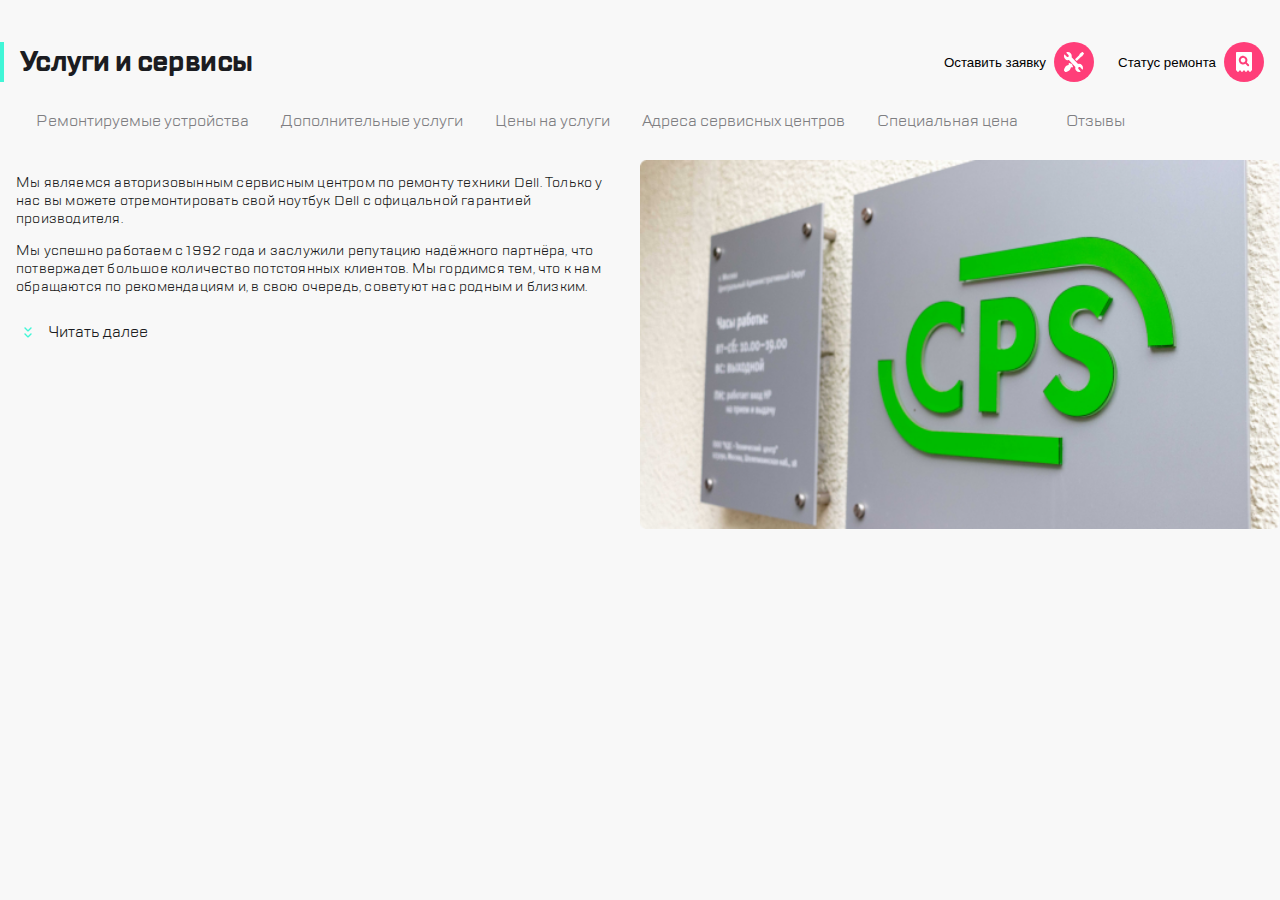
<file: index.html>
<!DOCTYPE html>
<html lang="ru">

<head>
    <meta charset="UTF-8">
    <meta name="viewport" content="width=device-width, initial-scale=1.0">
    <link rel="stylesheet" href="static/styles/style.css">
    <title>Maket</title>
</head>

<body class="cps-maket">
    <header class="header">
        <div class="header__start">
            <button class="button header__button--burger"></button>
            <img class="header__logo" src="static/images/logo.svg" alt="Логотип" />
        </div>
        <div class="header__end">
            <div class="contact-buttons">
                <button class="button header__button--call"></button>
                <button class="button header__button--chat"></button>
                <button class="button header__button--profile"></button>
            </div>
            <button class="button header__button--repair"></button>
            <button class="button header__button--checkstatus"></button>
        </div>
    </header>
    <main class="main">
        <div class="main__title">
            <h1 class="text__title">
                Услуги и сервисы
            </h1>
            <button class="button header__button--repair button__title"><span>Оставить
                    заявку</span></button>
            <button class="button header__button--checkstatus button__title"><span>Статус
                    ремонта</span></button>
        </div>

        <nav>
            <div class="main__nav">
                <ul class="nav__list">
                    <li class="nav__item"><a class="nav__link" href="#">Ремонтируемые устройства</a></li>
                    <li class="nav__item"><a class="nav__link" href="#">Дополнительные услуги</a></li>
                    <li class="nav__item"><a class="nav__link" href="#">Цены на услуги</a></li>
                    <li class="nav__item"><a class="nav__link" href="#">Адреса сервисных центров</a></li>
                    <li class="nav__item"><a class="nav__link" href="#">Специальная цена</a></li>
                    <li class="nav__item"><a class="nav__link" href="#">Отзывы</a></li>
                </ul>
            </div>
        </nav>
        <section class="table">
            <div>
                <div class="table__text">
                    <p>Мы являемся авторизовынным сервисным центром по ремонту техники Dell. Только у нас вы
                        можете отремонтировать свой ноутбук Dell с офицальной гарантией производителя.
                    </p>
                    <p>Мы успешно работаем с 1992 года и заслужили репутацию надёжного партнёра, что потвержадет большое
                        количество потстоянных клиентов. Мы гордимся тем, что к нам обращаются по рекомендациям и, в
                        свою
                        очередь, советуют нас родным и близким.</p>
                </div>
                <a class="table__onwards"><img src="static/images/expand.svg" />Читать далее</a>
            </div>
            <img class="table__img" src="static/images/IMG_3223.png" alt="Фотография" />
        </section>
    </main>

</body>

</html>
</file>
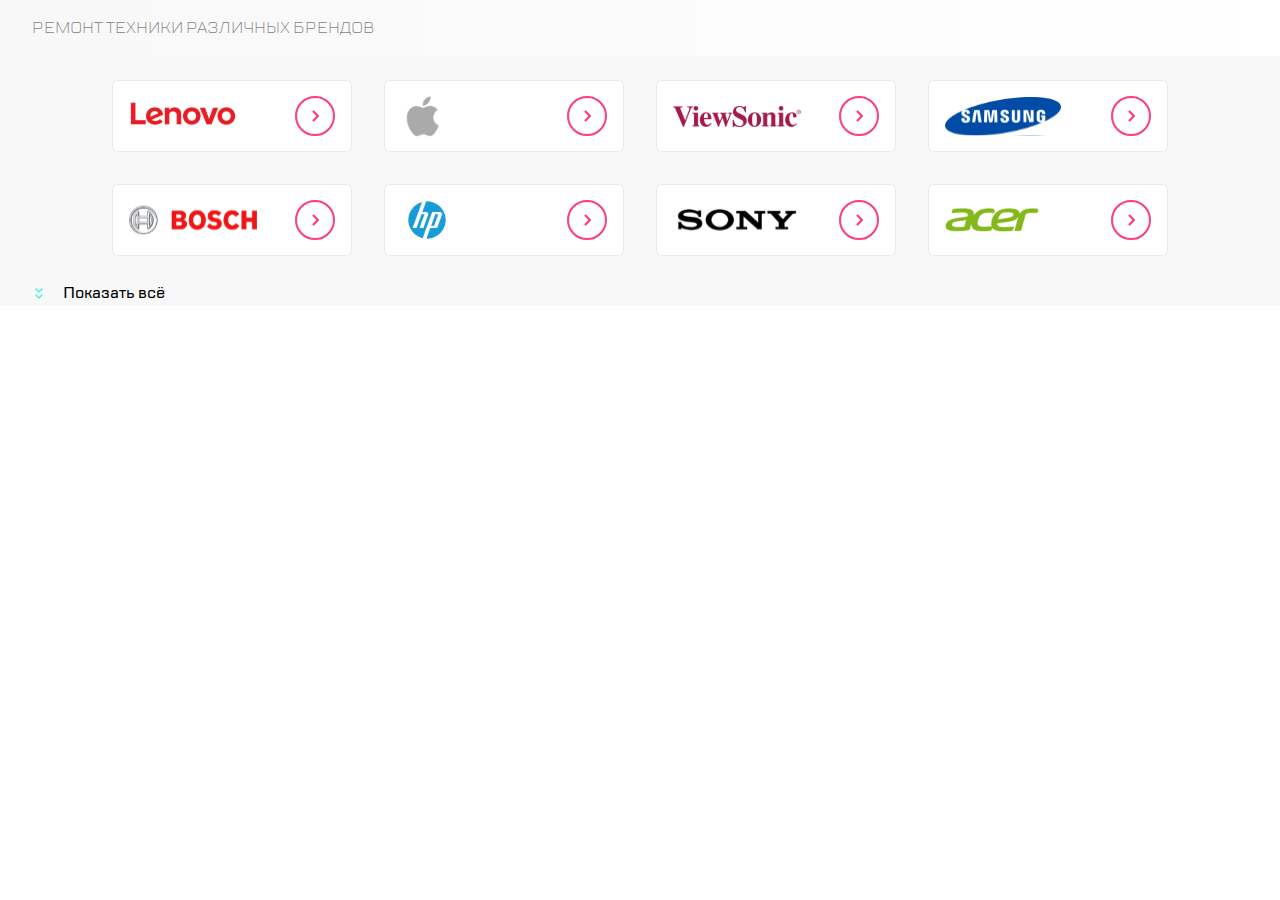
<file: swiper.html>
<!DOCTYPE html>
<html lang="en">

<head>
    <meta charset="UTF-8">
    <meta name="viewport" content="width=device-width, initial-scale=1.0">
    <link href="static/styles/style.css" rel="stylesheet">
    <link href="static/styles/reset.css" rel="stylesheet">
    <link rel="stylesheet" href="https://cdn.jsdelivr.net/npm/swiper@11/swiper-bundle.min.css" />
    <title>Swiper</title>
</head>
<body>
    <section class="swiper-menu">
        <header class="swiper-menu__head">
            <h1 class="swiper-menu__head-title">Ремонт техники различных брендов</h1>
        </header>
        <div class="swiper swiper-menu__list">
            <ul class="swiper-wrapper swiper-menu__slides-wrapper">
                <li class="swiper-slide swiper-menu__slide">
                    <a class="swiper-slide__link" href="#">
                        <img class="swiper-slide__img" src="static/images/Lenovo.svg" alt="Lenovo" />
                    </a>
                </li>
                <li class="swiper-slide swiper-menu__slide">
                    <a class="swiper-slide__link" href="#">
                        <img class="swiper-slide__img" src="static/images/Apple.svg" alt="Apple" />
                    </a>
                </li>
                <li class="swiper-slide swiper-menu__slide">
                    <a class="swiper-slide__link" href="#">
                        <img class="swiper-slide__img" src="static/images/View.svg" alt="View" />
                    </a>
                </li>
                <li class="swiper-slide swiper-menu__slide">
                    <a class="swiper-slide__link" href="#">
                        <img class="swiper-slide__img" src="static/images/Samsung.svg" alt="Samsung" />
                    </a>
                </li>
                <li class="swiper-slide swiper-menu__slide">
                    <a class="swiper-slide__link" href="#">
                        <img class="swiper-slide__img" src="static/images/Bosch.svg" alt="Bosch" />
                    </a>
                </li>
                <li class="swiper-slide swiper-menu__slide">
                    <a class="swiper-slide__link" href="#">
                        <img class="swiper-slide__img" src="static/images/HP.svg" alt="HP" />
                    </a>
                </li>
                <li class="swiper-slide swiper-menu__slide">
                    <a class="swiper-slide__link" href="#">
                        <img class="swiper-slide__img" src="static/images/Sony.svg" alt="Sony" />
                    </a>
                </li>
                <li class="swiper-slide swiper-menu__slide">
                    <a class="swiper-slide__link" href="#">
                        <img class="swiper-slide__img" src="static/images/Acer.svg" alt="Acer" />
                    </a>
                </li>
                <li class="swiper-slide swiper-menu__slide">
                    <a class="swiper-slide__link" href="#">
                        <img class="swiper-slide__img" src="static/images/Lenovo.svg" alt="Lenovo" />
                    </a>
                </li>
                <li class="swiper-slide swiper-menu__slide">
                    <a class="swiper-slide__link" href="#">
                        <img class="swiper-slide__img" src="static/images/Samsung.svg" alt="Samsung" />
                    </a>
                </li>
                <li class="swiper-slide swiper-menu__slide">
                    <a class="swiper-slide__link" href="#">
                        <img class="swiper-slide__img" src="static/images/Apple.svg" alt="Apple" />
                    </a>
                </li>
            </ul>
            <div class="swiper-pagination"></div>
            <button class="swiper-menu__toggle-button"></button>
        </div>
    </section>
    <script src="https://cdn.jsdelivr.net/npm/swiper@11/swiper-bundle.min.js"></script>
    <script src="static/js/swiper.js"></script>
</body>
</html>
</file>
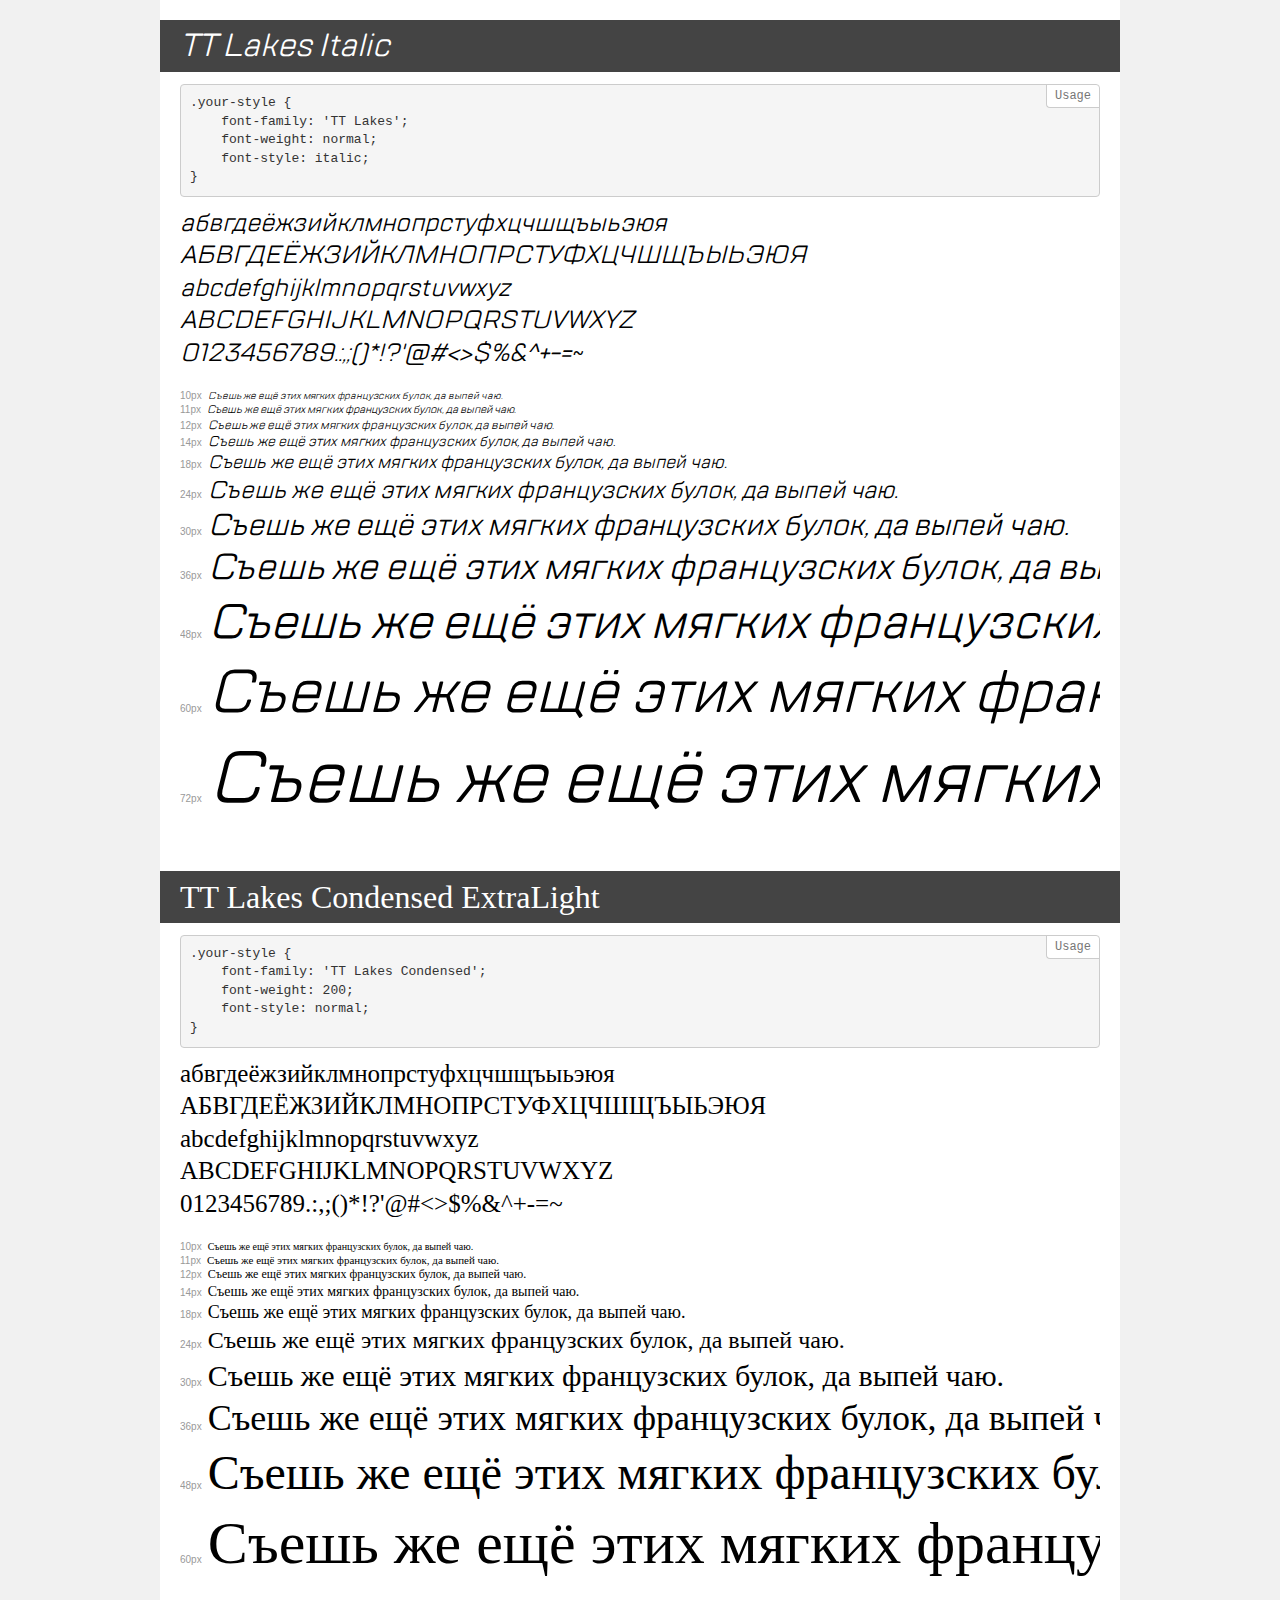
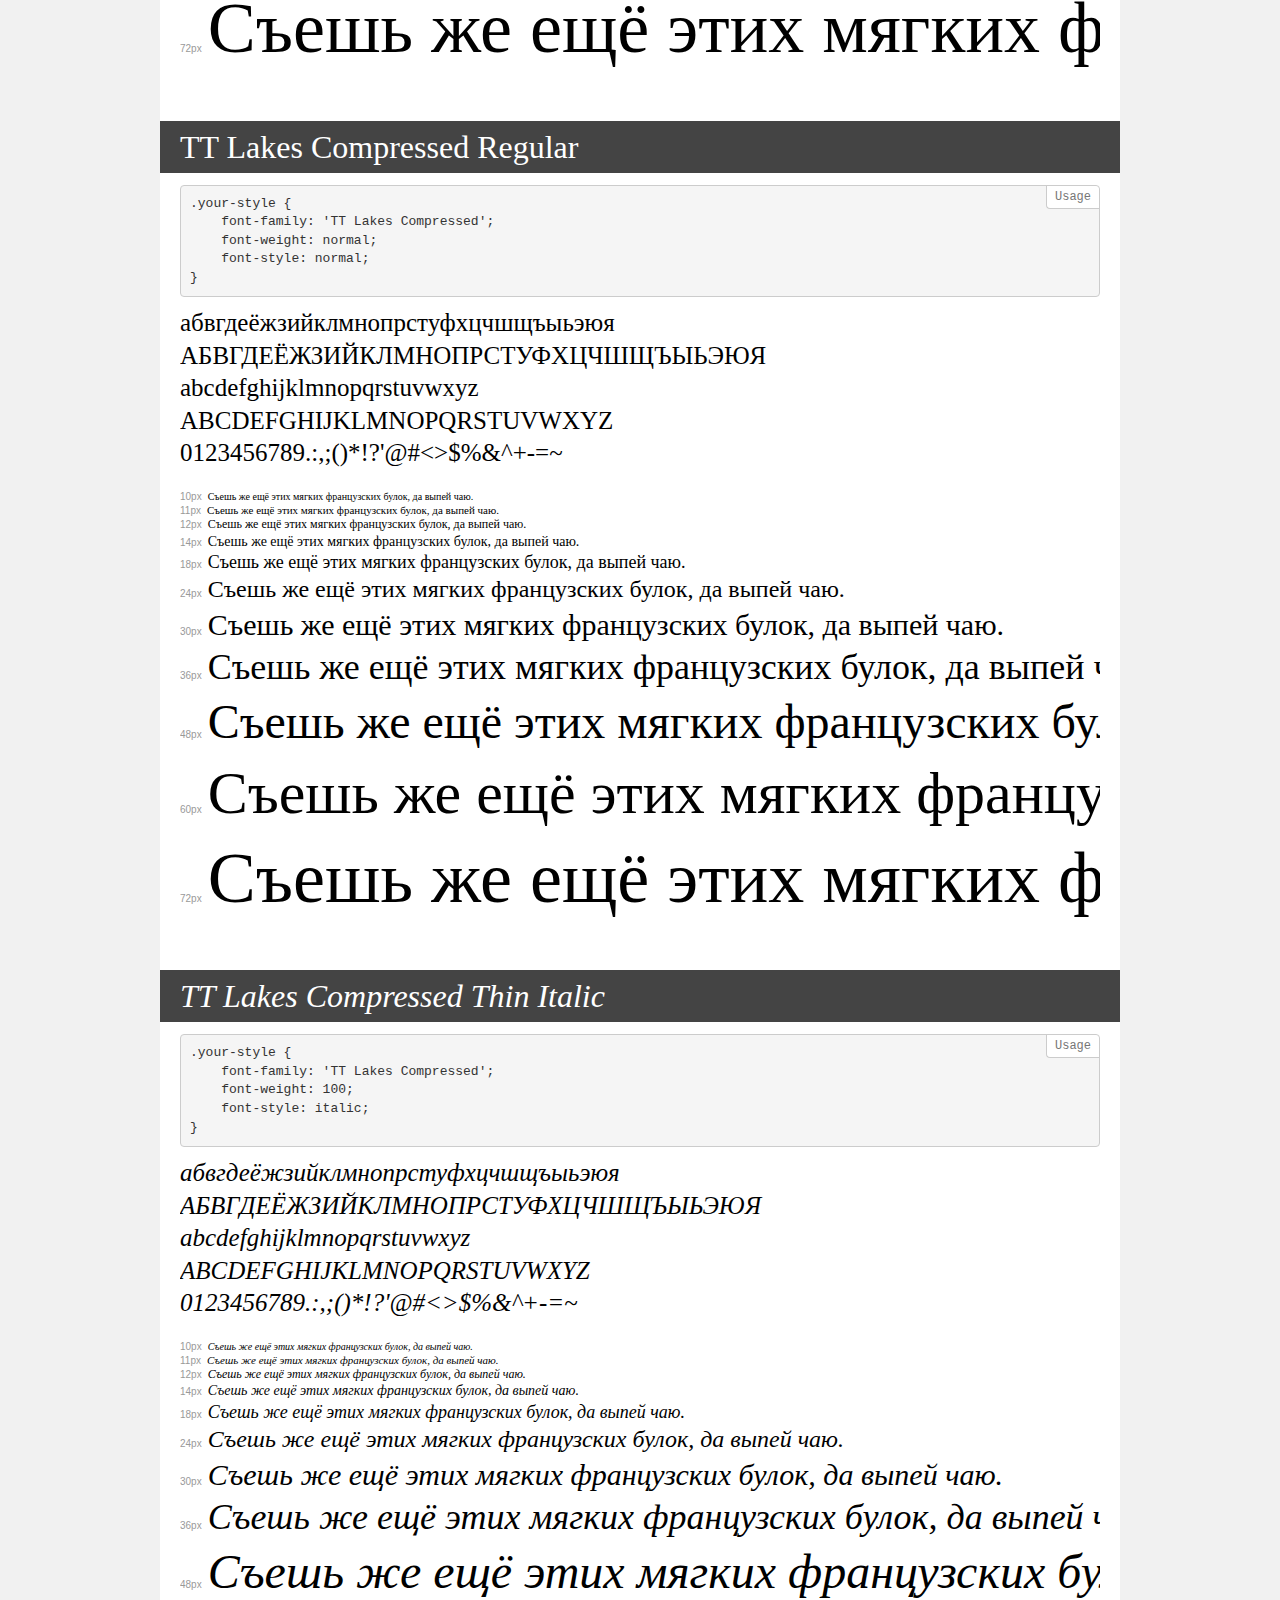
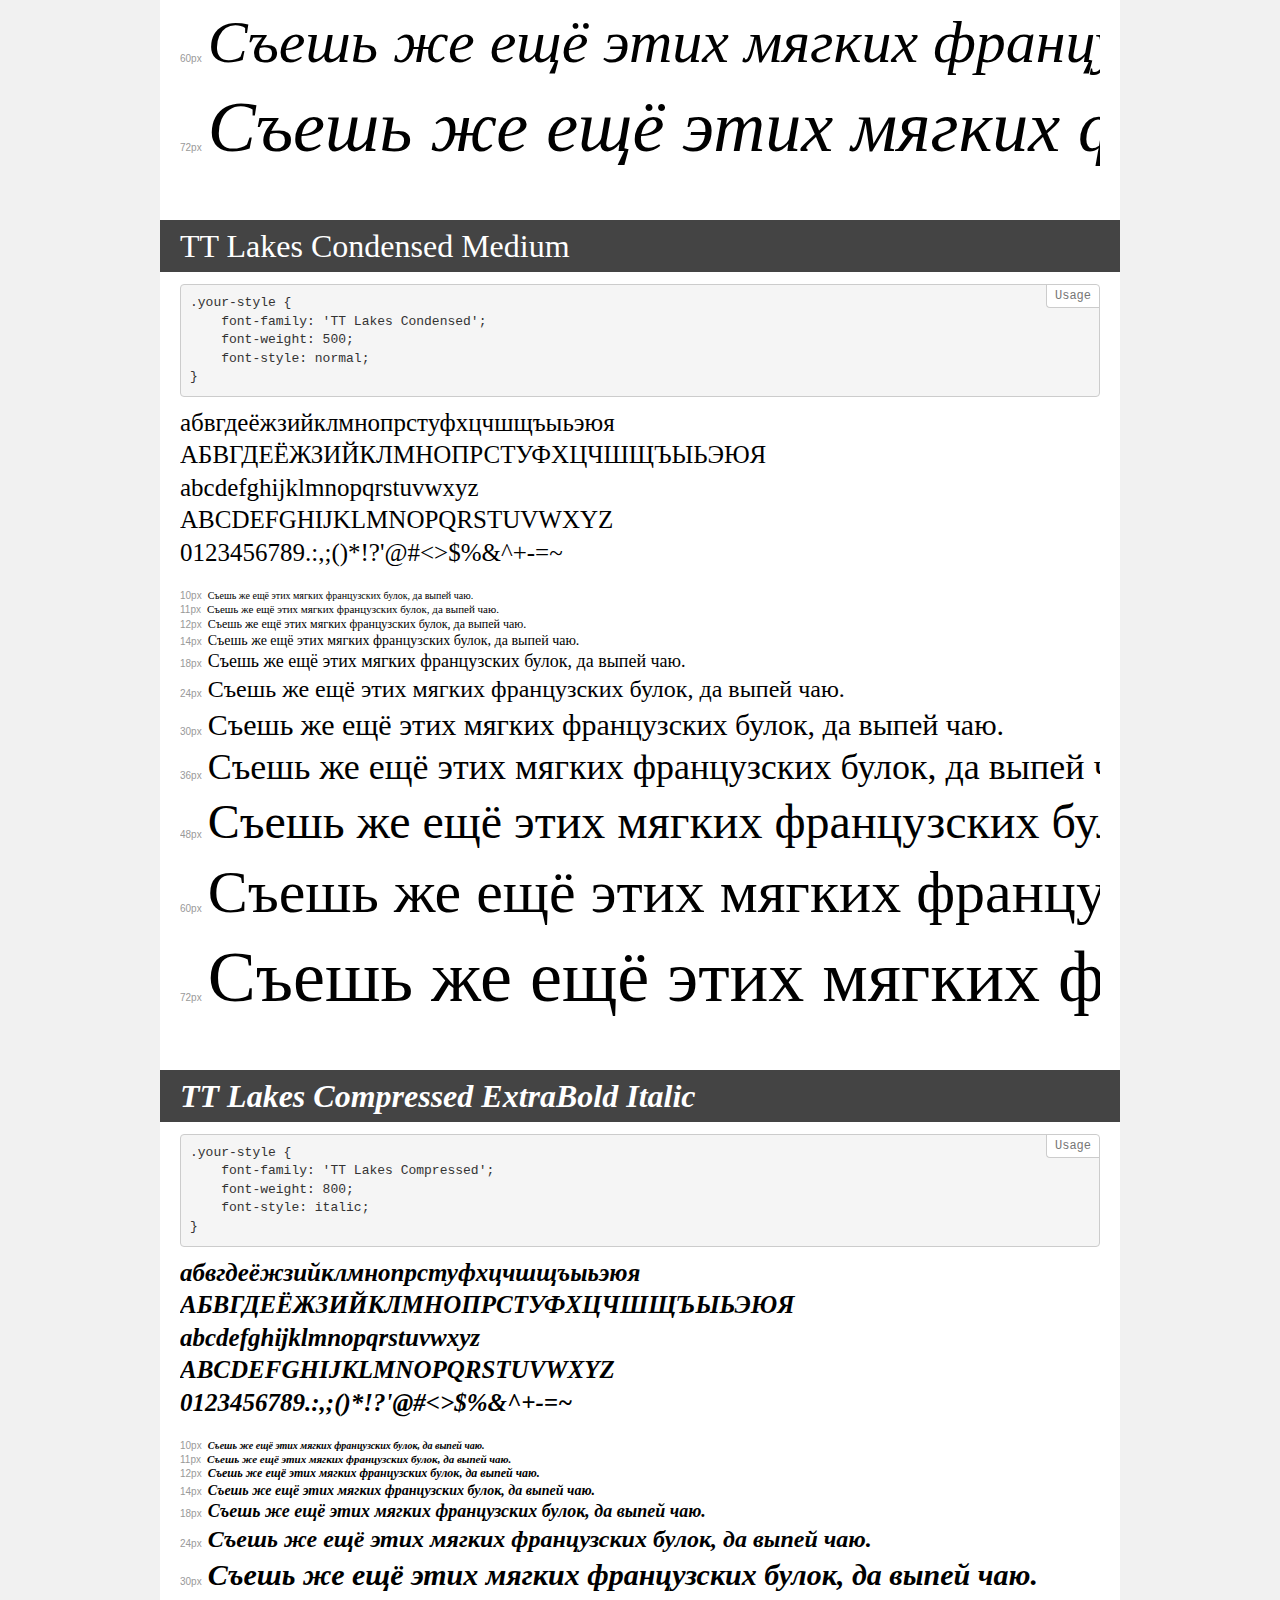
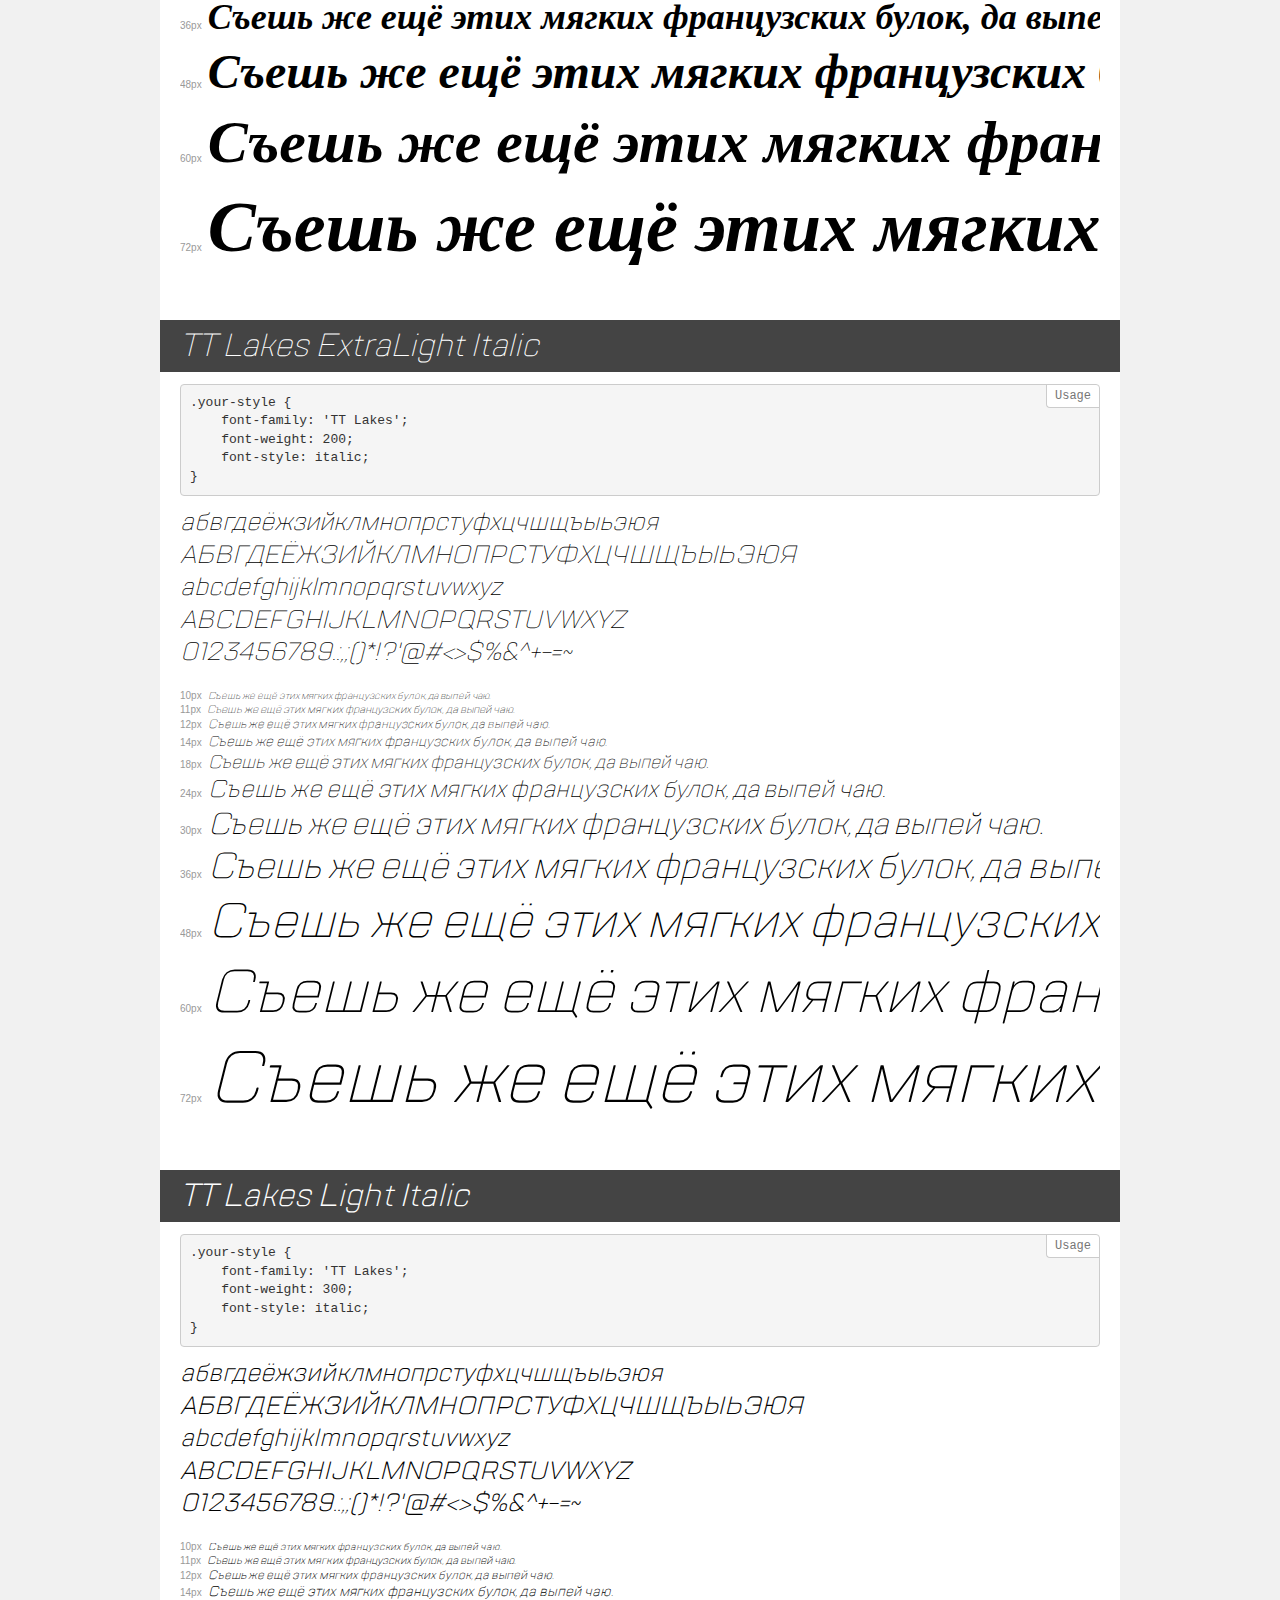
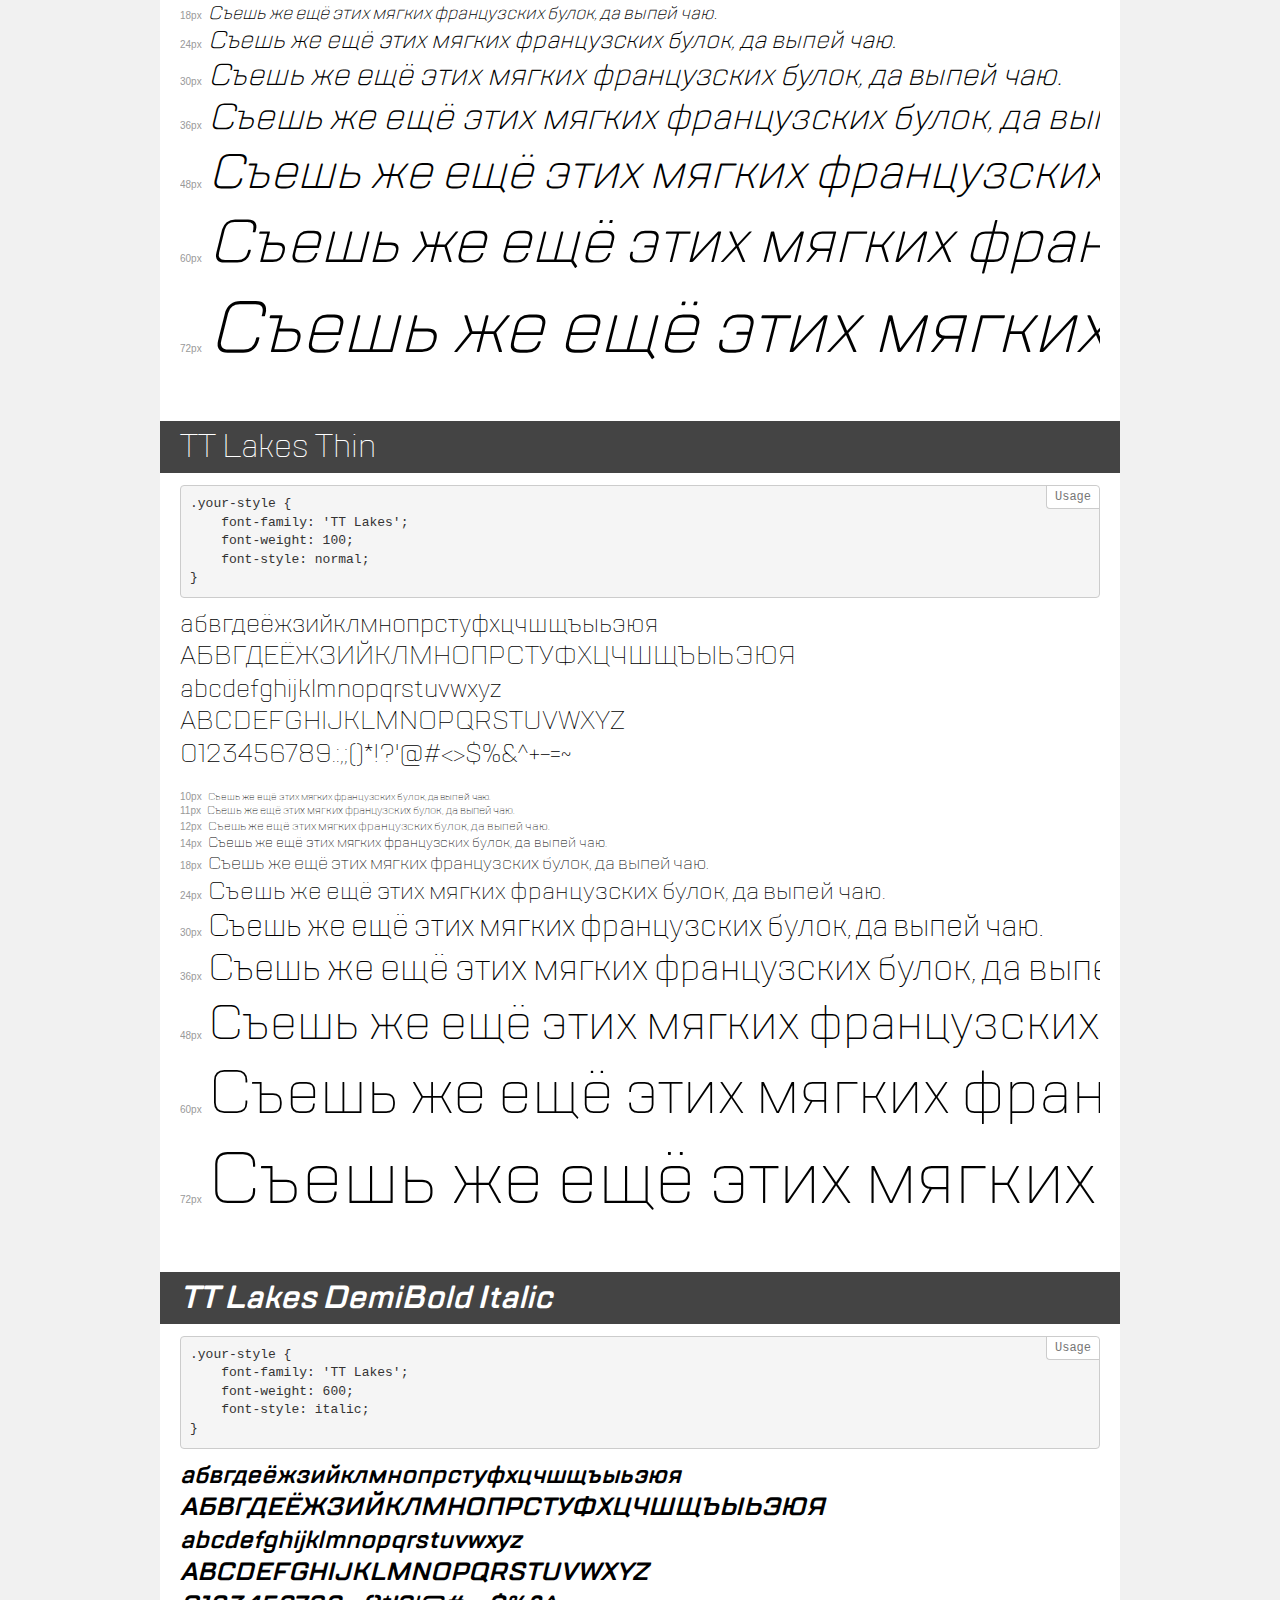
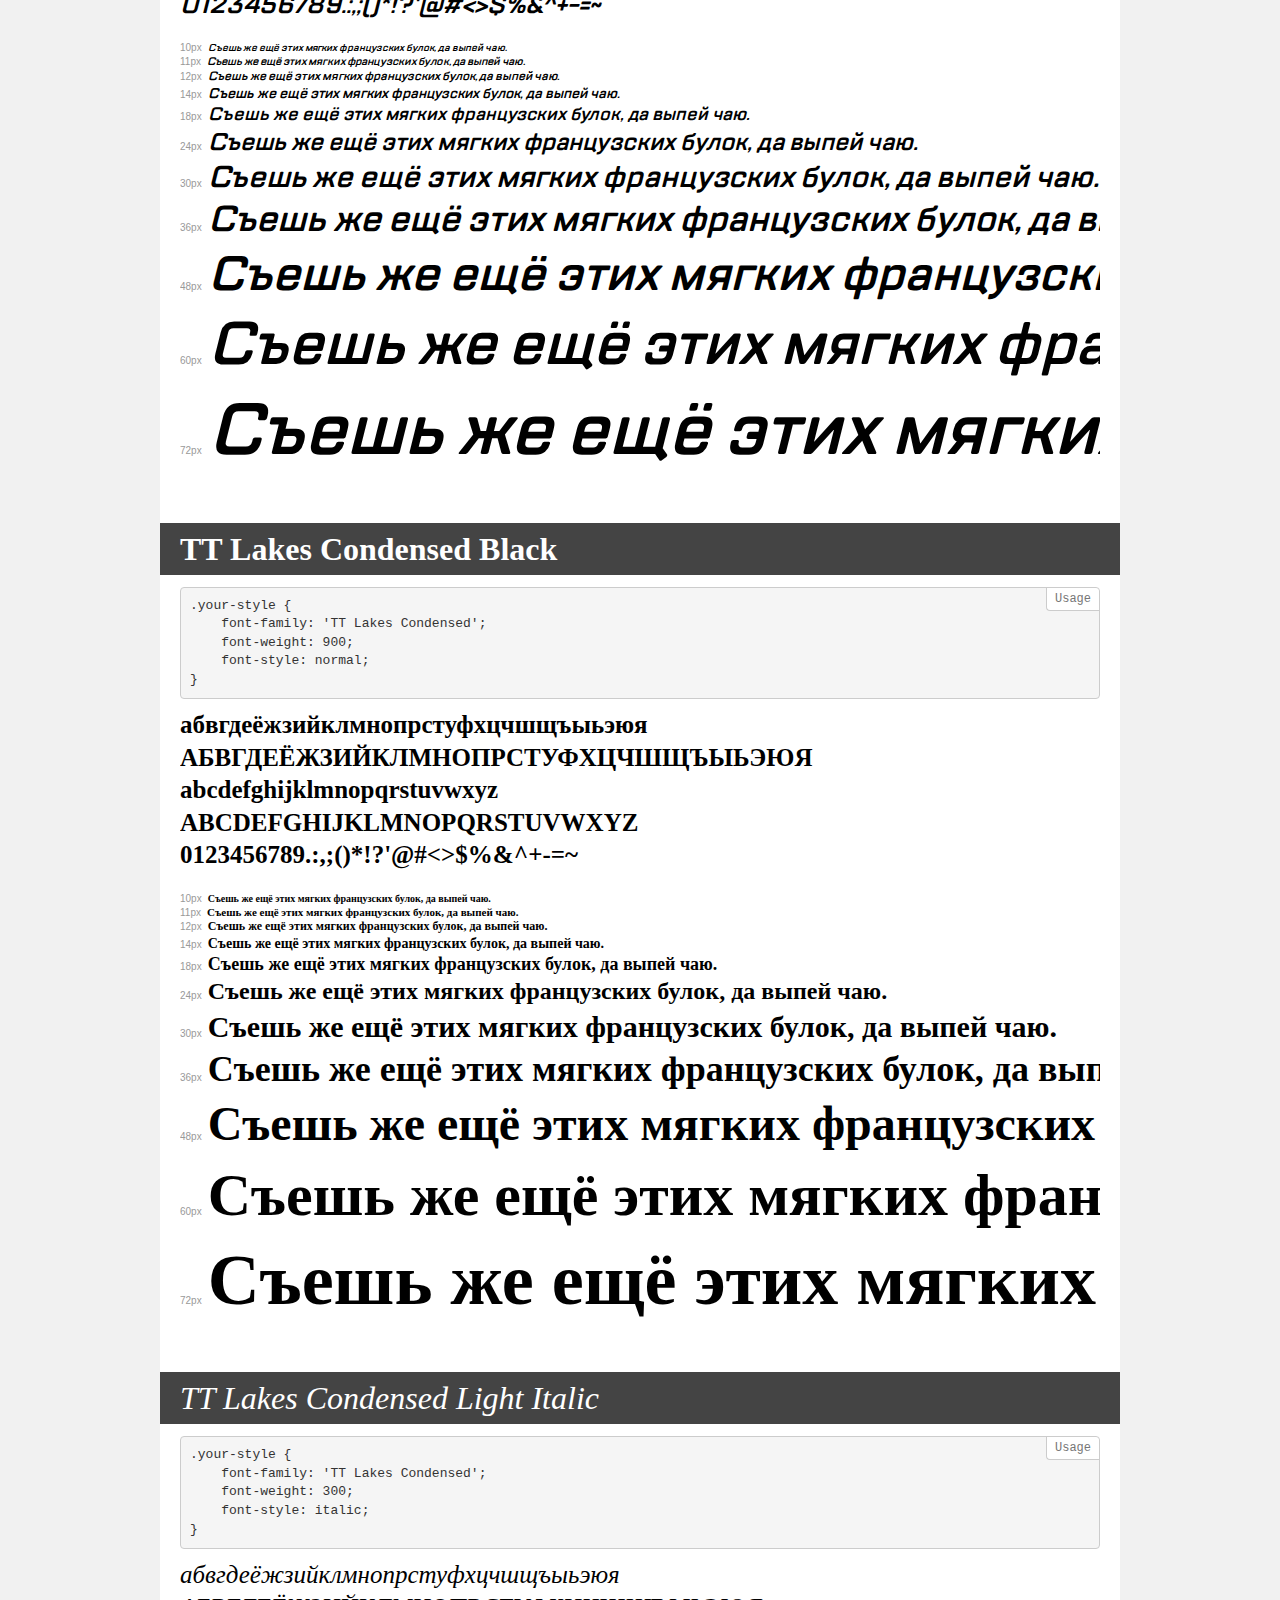
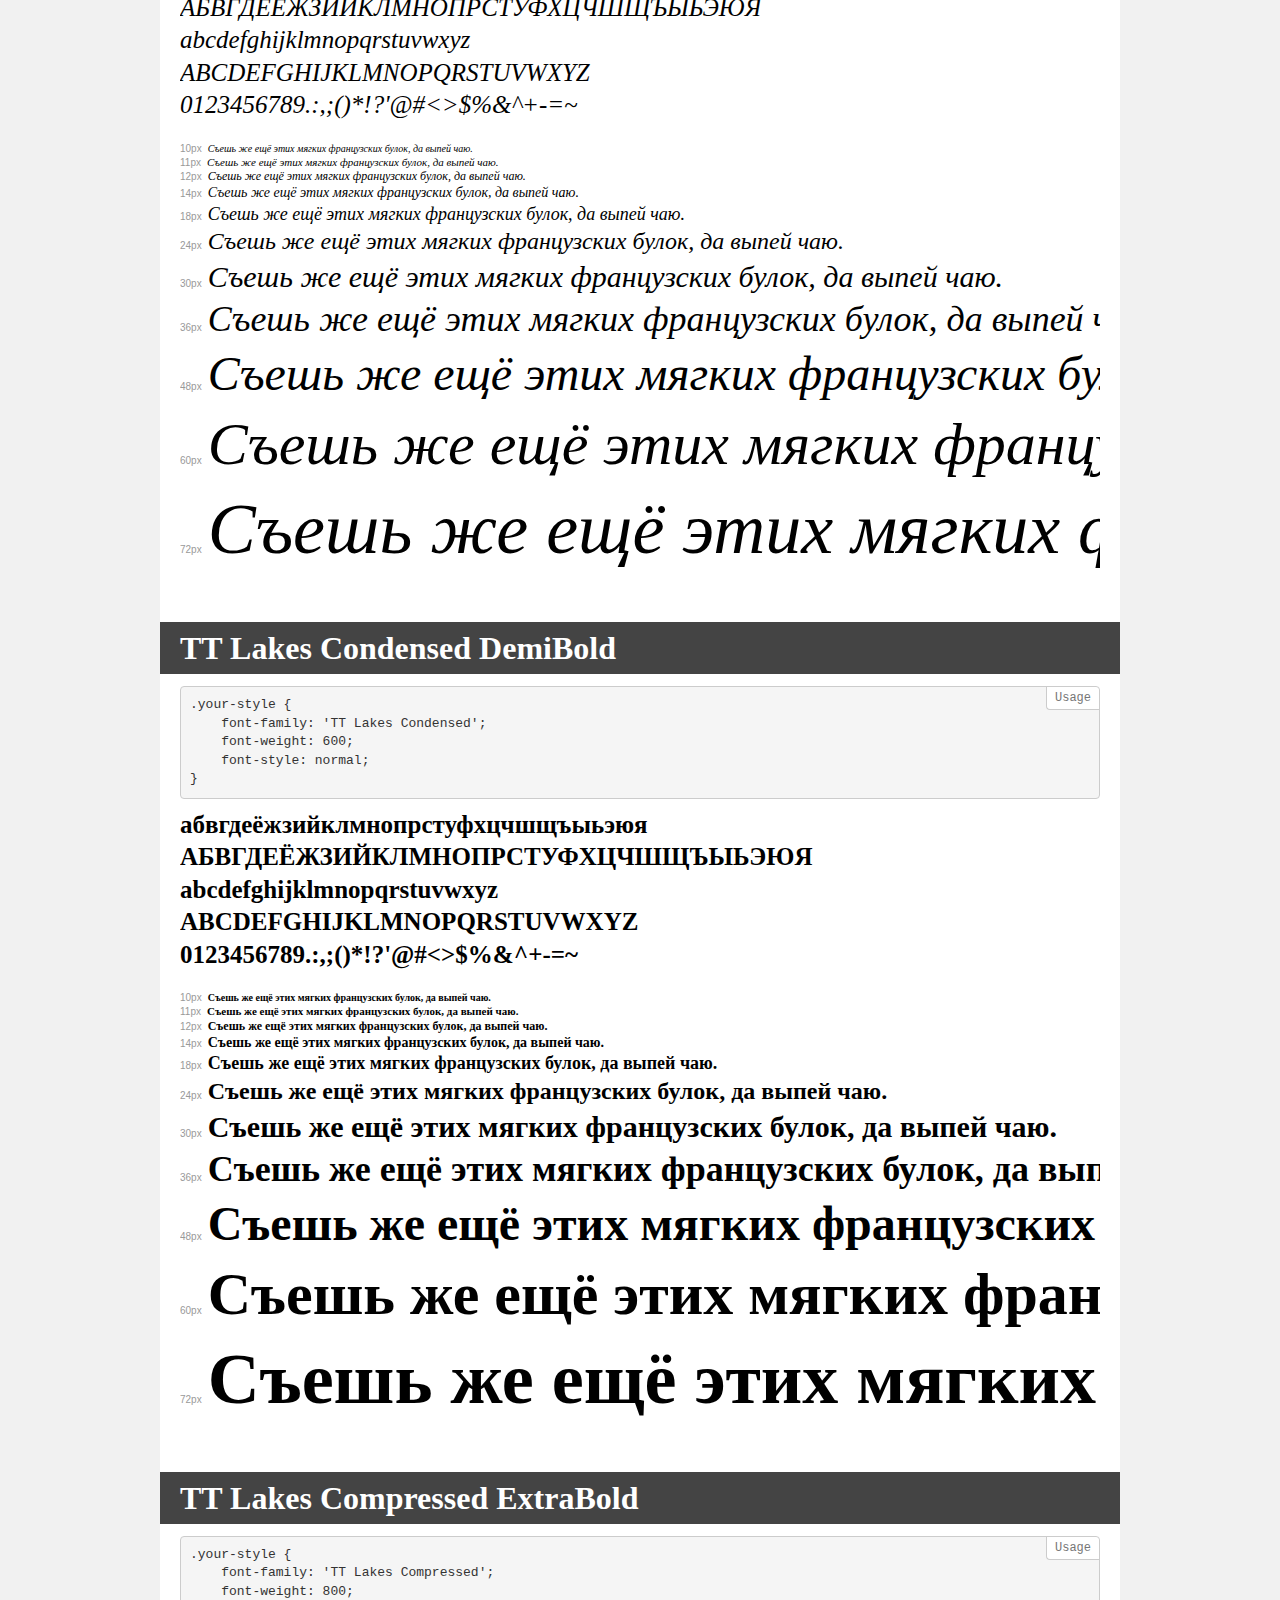
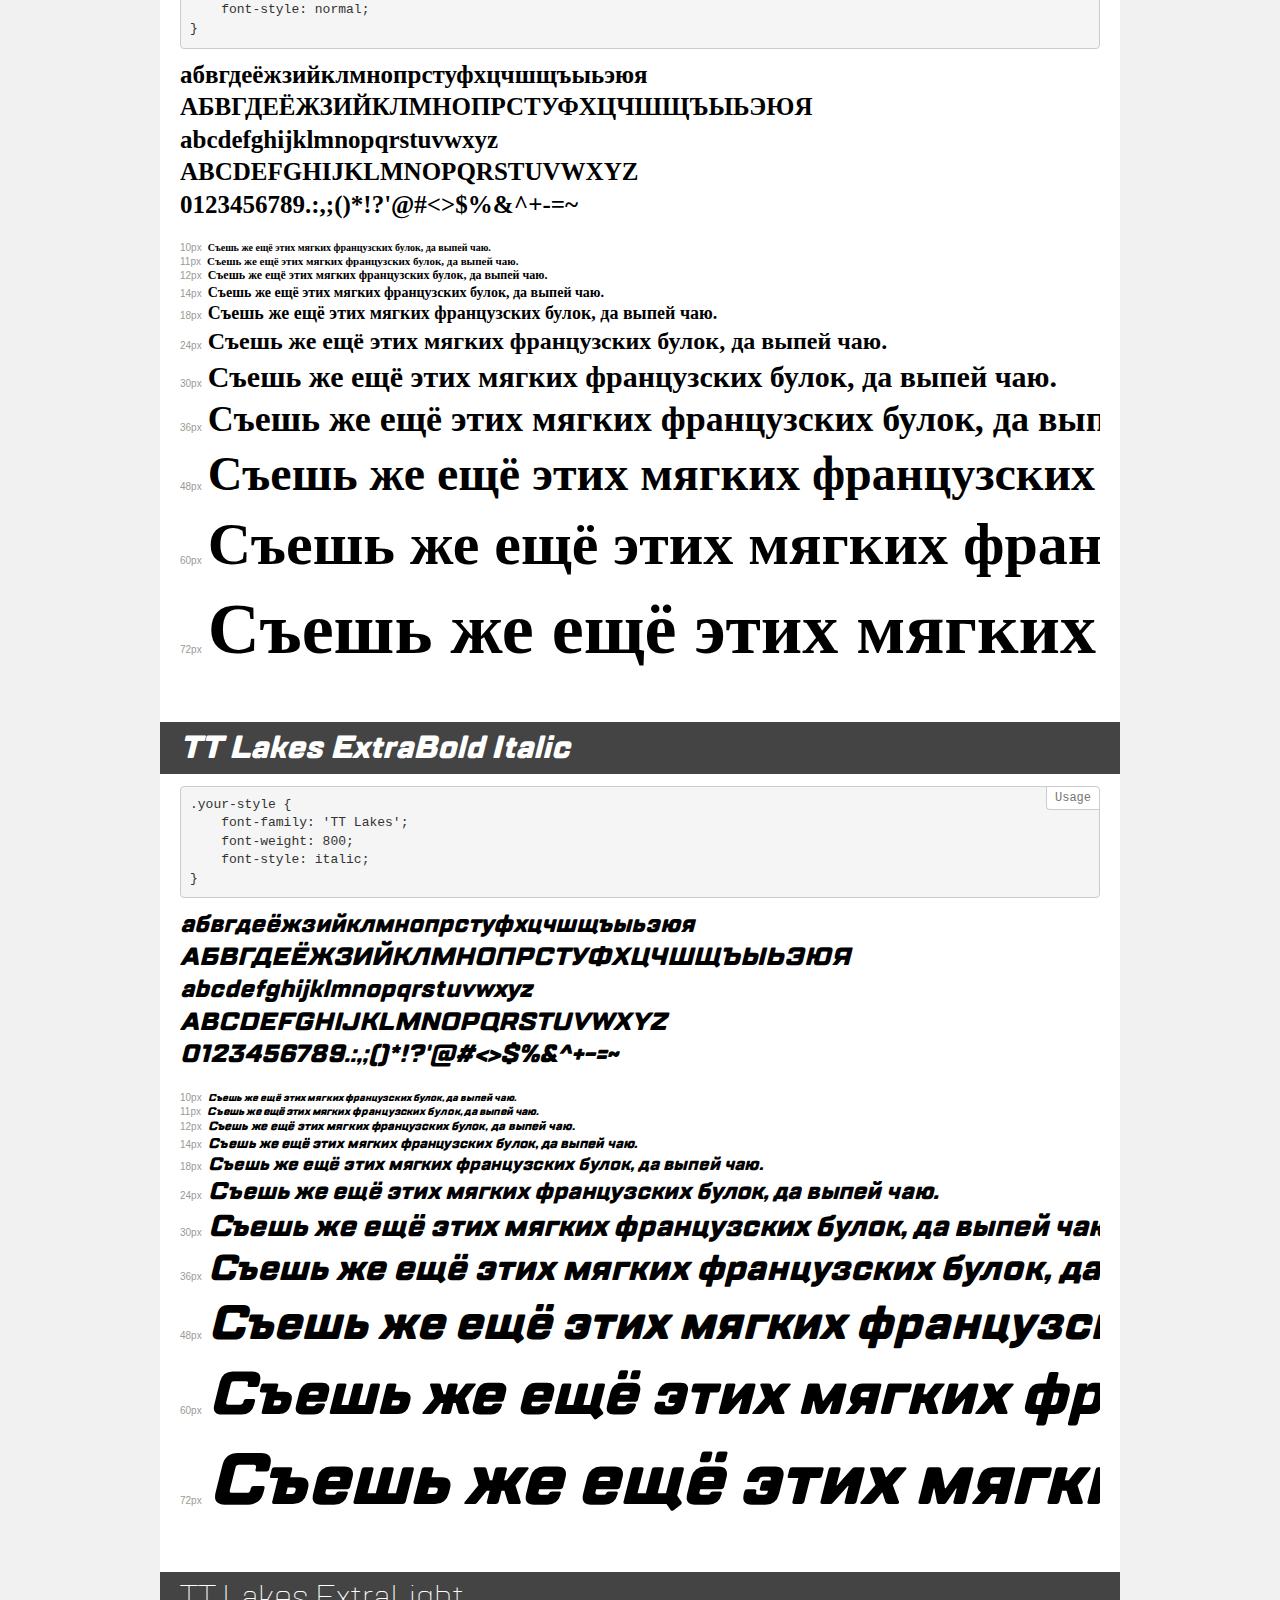
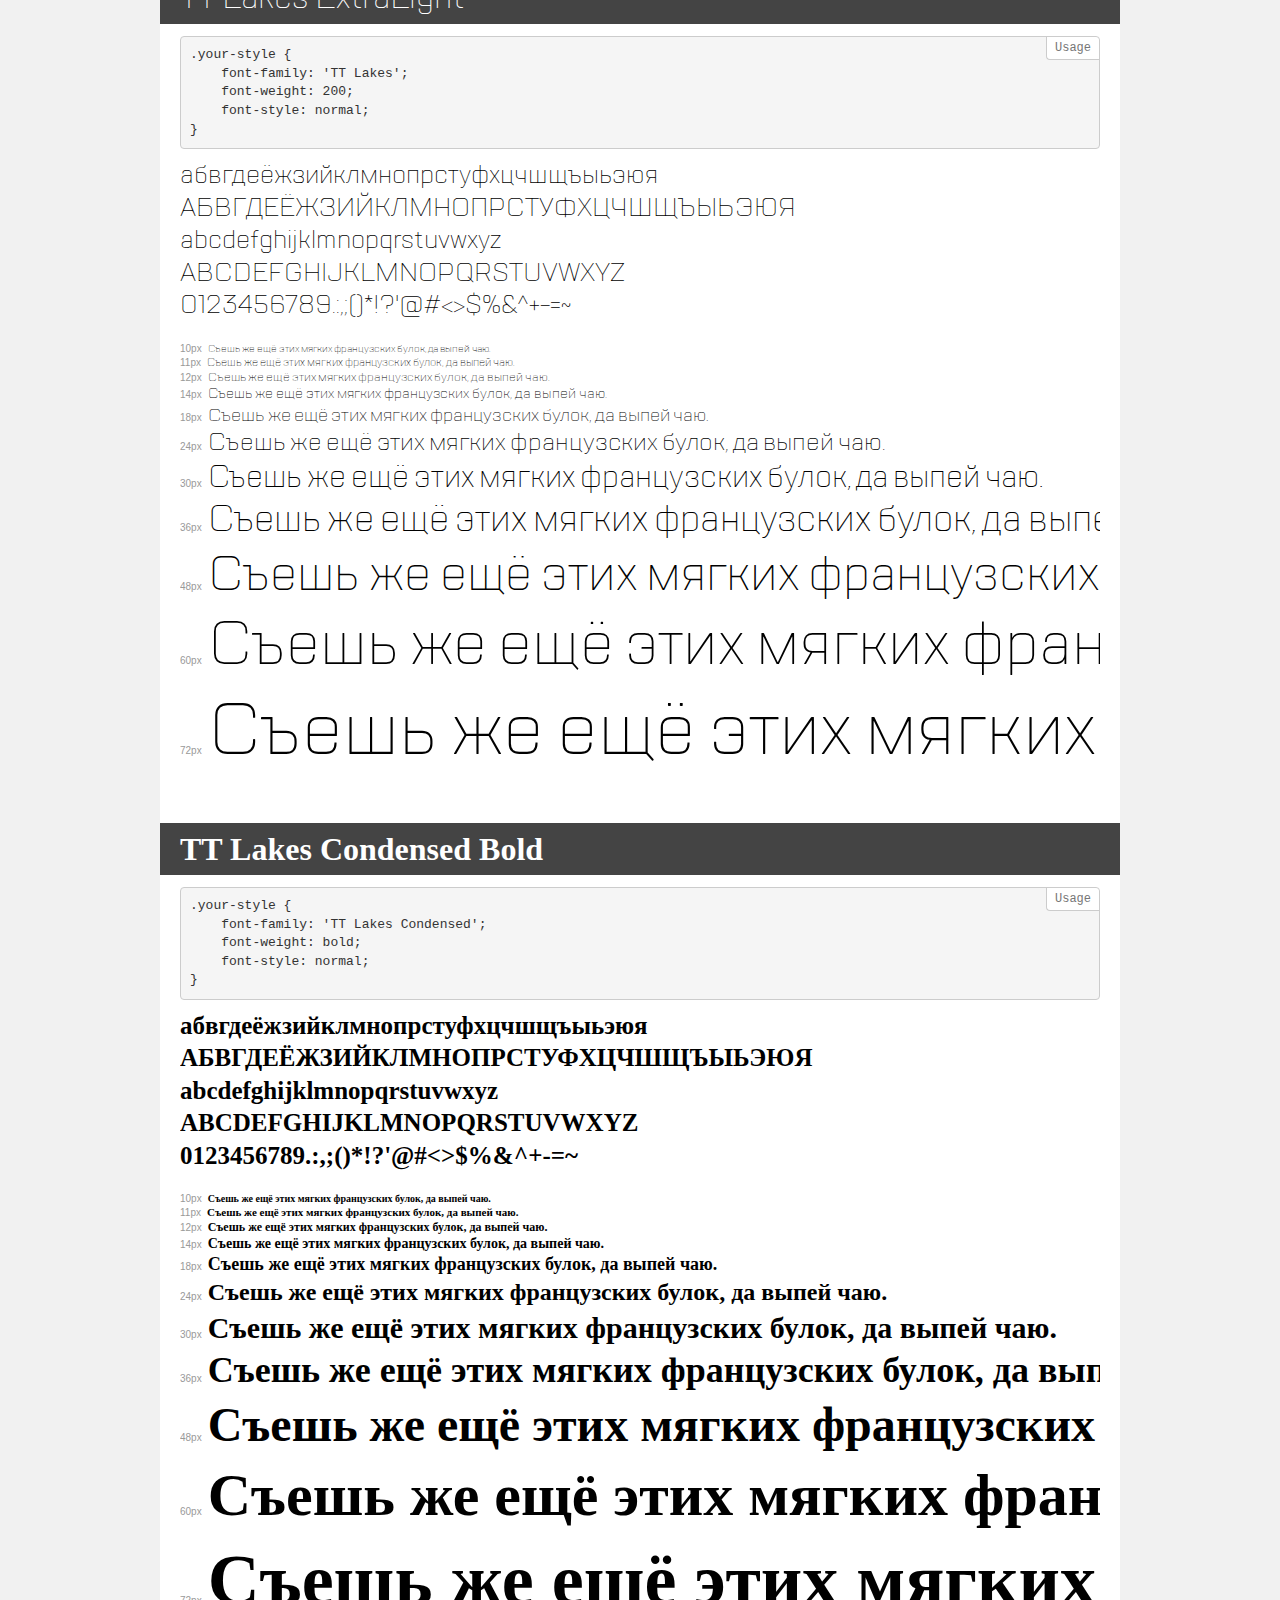
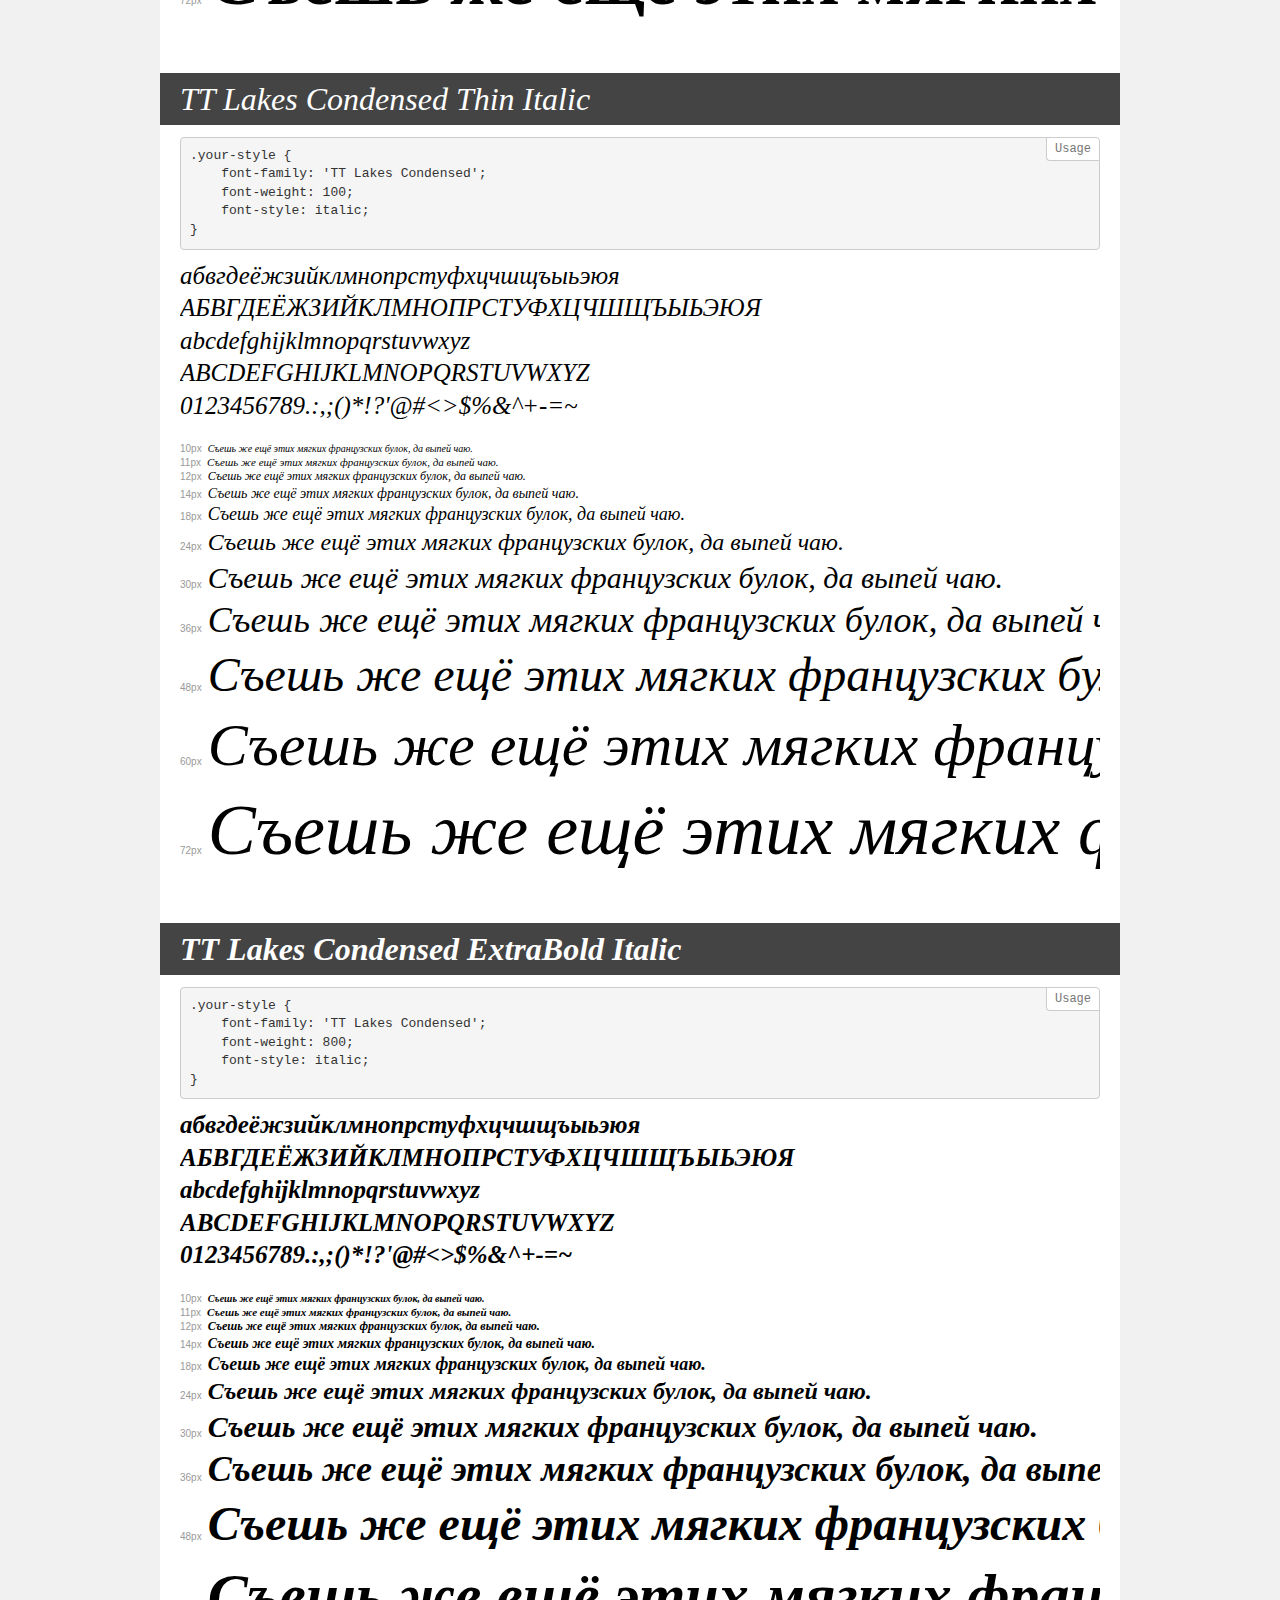
<file: static/fonts/TTLakes/demo.html>
<!DOCTYPE html>
<html>
<head>
    <meta charset="utf-8">
    <meta http-equiv="X-UA-Compatible" content="IE=edge">
    <meta name="viewport" content="width=device-width, initial-scale=1">
    <meta name="robots" content="noindex, noarchive">
    <meta name="format-detection" content="telephone=no">
    <title>Transfonter demo</title>
    <link href="stylesheet.css" rel="stylesheet">
    <style>
        /*
        http://meyerweb.com/eric/tools/css/reset/
        v2.0 | 20110126
        License: none (public domain)
        */
        html, body, div, span, applet, object, iframe,
        h1, h2, h3, h4, h5, h6, p, blockquote, pre,
        a, abbr, acronym, address, big, cite, code,
        del, dfn, em, img, ins, kbd, q, s, samp,
        small, strike, strong, sub, sup, tt, var,
        b, u, i, center,
        dl, dt, dd, ol, ul, li,
        fieldset, form, label, legend,
        table, caption, tbody, tfoot, thead, tr, th, td,
        article, aside, canvas, details, embed,
        figure, figcaption, footer, header, hgroup,
        menu, nav, output, ruby, section, summary,
        time, mark, audio, video {
            margin: 0;
            padding: 0;
            border: 0;
            font-size: 100%;
            font: inherit;
            vertical-align: baseline;
        }
        /* HTML5 display-role reset for older browsers */
        article, aside, details, figcaption, figure,
        footer, header, hgroup, menu, nav, section {
            display: block;
        }
        body {
            line-height: 1;
        }
        ol, ul {
            list-style: none;
        }
        blockquote, q {
            quotes: none;
        }
        blockquote:before, blockquote:after,
        q:before, q:after {
            content: '';
            content: none;
        }
        table {
            border-collapse: collapse;
            border-spacing: 0;
        }
        /* common styles */
        body {
            background: #f1f1f1;
            color: #000;
        }
        .page {
            background: #fff;
            width: 920px;
            margin: 0 auto;
            padding: 20px 20px 0 20px;
            overflow: hidden;
        }
        .font-container {
            overflow-x: auto;
            overflow-y: hidden;
            margin-bottom: 40px;
            line-height: 1.3;
            white-space: nowrap;
            padding-bottom: 5px;
        }
        h1 {
            position: relative;
            background: #444;
            font-size: 32px;
            color: #fff;
            padding: 10px 20px;
            margin: 0 -20px 12px -20px;
        }
        .letters {
            font-size: 25px;
            margin-bottom: 20px;
        }
        .s10:before {
            content: '10px';
        }
        .s11:before {
            content: '11px';
        }
        .s12:before {
            content: '12px';
        }
        .s14:before {
            content: '14px';
        }
        .s18:before {
            content: '18px';
        }
        .s24:before {
            content: '24px';
        }
        .s30:before {
            content: '30px';
        }
        .s36:before {
            content: '36px';
        }
        .s48:before {
            content: '48px';
        }
        .s60:before {
            content: '60px';
        }
        .s72:before {
            content: '72px';
        }
        .s10:before, .s11:before, .s12:before, .s14:before,
        .s18:before, .s24:before, .s30:before, .s36:before,
        .s48:before, .s60:before, .s72:before {
            font-family: Arial, sans-serif;
            font-size: 10px;
            font-weight: normal;
            font-style: normal;
            color: #999;
            padding-right: 6px;
        }
        pre {
            display: block;
            position: relative;
            padding: 9px;
            margin: 0 0 10px;
            font-family: Monaco, Menlo, Consolas, "Courier New", monospace !important;
            font-size: 13px;
            line-height: 1.428571429;
            color: #333;
            font-weight: normal !important;
            font-style: normal !important;
            background-color: #f5f5f5;
            border: 1px solid #ccc;
            overflow-x: auto;
            border-radius: 4px;
        }
        pre:after {
            display: block;
            position: absolute;
            right: 0;
            top: 0;
            content: 'Usage';
            line-height: 1;
            padding: 5px 8px;
            font-size: 12px;
            color: #767676;
            background-color: #fff;
            border: 1px solid #ccc;
            border-right: none;
            border-top: none;
            border-radius: 0 4px 0 4px;
            z-index: 10;
        }
        /* responsive */
        @media (max-width: 959px) {
            .page {
                width: auto;
                margin: 0;
            }
        }
    </style>
</head>
<body>
<div class="page">
    <div class="demo" style="font-family: 'TT Lakes'; font-weight: normal; font-style: italic;">
        <h1>TT Lakes Italic</h1>
        <pre>.your-style {
    font-family: 'TT Lakes';
    font-weight: normal;
    font-style: italic;
}</pre>
        <div class="font-container">
            <p class="letters">
                абвгдеёжзийклмнопрстуфхцчшщъыьэюя<br>
АБВГДЕЁЖЗИЙКЛМНОПРСТУФХЦЧШЩЪЫЬЭЮЯ<br>
abcdefghijklmnopqrstuvwxyz<br>
ABCDEFGHIJKLMNOPQRSTUVWXYZ<br>
                0123456789.:,;()*!?'@#<>$%&^+-=~
            </p>
            <p class="s10" style="font-size: 10px;">Съешь же ещё этих мягких французских булок, да выпей чаю.</p>
            <p class="s11" style="font-size: 11px;">Съешь же ещё этих мягких французских булок, да выпей чаю.</p>
            <p class="s12" style="font-size: 12px;">Съешь же ещё этих мягких французских булок, да выпей чаю.</p>
            <p class="s14" style="font-size: 14px;">Съешь же ещё этих мягких французских булок, да выпей чаю.</p>
            <p class="s18" style="font-size: 18px;">Съешь же ещё этих мягких французских булок, да выпей чаю.</p>
            <p class="s24" style="font-size: 24px;">Съешь же ещё этих мягких французских булок, да выпей чаю.</p>
            <p class="s30" style="font-size: 30px;">Съешь же ещё этих мягких французских булок, да выпей чаю.</p>
            <p class="s36" style="font-size: 36px;">Съешь же ещё этих мягких французских булок, да выпей чаю.</p>
            <p class="s48" style="font-size: 48px;">Съешь же ещё этих мягких французских булок, да выпей чаю.</p>
            <p class="s60" style="font-size: 60px;">Съешь же ещё этих мягких французских булок, да выпей чаю.</p>
            <p class="s72" style="font-size: 72px;">Съешь же ещё этих мягких французских булок, да выпей чаю.</p>
        </div>
    </div>
    <div class="demo" style="font-family: 'TT Lakes Condensed'; font-weight: 200; font-style: normal;">
        <h1>TT Lakes Condensed ExtraLight</h1>
        <pre>.your-style {
    font-family: 'TT Lakes Condensed';
    font-weight: 200;
    font-style: normal;
}</pre>
        <div class="font-container">
            <p class="letters">
                абвгдеёжзийклмнопрстуфхцчшщъыьэюя<br>
АБВГДЕЁЖЗИЙКЛМНОПРСТУФХЦЧШЩЪЫЬЭЮЯ<br>
abcdefghijklmnopqrstuvwxyz<br>
ABCDEFGHIJKLMNOPQRSTUVWXYZ<br>
                0123456789.:,;()*!?'@#<>$%&^+-=~
            </p>
            <p class="s10" style="font-size: 10px;">Съешь же ещё этих мягких французских булок, да выпей чаю.</p>
            <p class="s11" style="font-size: 11px;">Съешь же ещё этих мягких французских булок, да выпей чаю.</p>
            <p class="s12" style="font-size: 12px;">Съешь же ещё этих мягких французских булок, да выпей чаю.</p>
            <p class="s14" style="font-size: 14px;">Съешь же ещё этих мягких французских булок, да выпей чаю.</p>
            <p class="s18" style="font-size: 18px;">Съешь же ещё этих мягких французских булок, да выпей чаю.</p>
            <p class="s24" style="font-size: 24px;">Съешь же ещё этих мягких французских булок, да выпей чаю.</p>
            <p class="s30" style="font-size: 30px;">Съешь же ещё этих мягких французских булок, да выпей чаю.</p>
            <p class="s36" style="font-size: 36px;">Съешь же ещё этих мягких французских булок, да выпей чаю.</p>
            <p class="s48" style="font-size: 48px;">Съешь же ещё этих мягких французских булок, да выпей чаю.</p>
            <p class="s60" style="font-size: 60px;">Съешь же ещё этих мягких французских булок, да выпей чаю.</p>
            <p class="s72" style="font-size: 72px;">Съешь же ещё этих мягких французских булок, да выпей чаю.</p>
        </div>
    </div>
    <div class="demo" style="font-family: 'TT Lakes Compressed'; font-weight: normal; font-style: normal;">
        <h1>TT Lakes Compressed Regular</h1>
        <pre>.your-style {
    font-family: 'TT Lakes Compressed';
    font-weight: normal;
    font-style: normal;
}</pre>
        <div class="font-container">
            <p class="letters">
                абвгдеёжзийклмнопрстуфхцчшщъыьэюя<br>
АБВГДЕЁЖЗИЙКЛМНОПРСТУФХЦЧШЩЪЫЬЭЮЯ<br>
abcdefghijklmnopqrstuvwxyz<br>
ABCDEFGHIJKLMNOPQRSTUVWXYZ<br>
                0123456789.:,;()*!?'@#<>$%&^+-=~
            </p>
            <p class="s10" style="font-size: 10px;">Съешь же ещё этих мягких французских булок, да выпей чаю.</p>
            <p class="s11" style="font-size: 11px;">Съешь же ещё этих мягких французских булок, да выпей чаю.</p>
            <p class="s12" style="font-size: 12px;">Съешь же ещё этих мягких французских булок, да выпей чаю.</p>
            <p class="s14" style="font-size: 14px;">Съешь же ещё этих мягких французских булок, да выпей чаю.</p>
            <p class="s18" style="font-size: 18px;">Съешь же ещё этих мягких французских булок, да выпей чаю.</p>
            <p class="s24" style="font-size: 24px;">Съешь же ещё этих мягких французских булок, да выпей чаю.</p>
            <p class="s30" style="font-size: 30px;">Съешь же ещё этих мягких французских булок, да выпей чаю.</p>
            <p class="s36" style="font-size: 36px;">Съешь же ещё этих мягких французских булок, да выпей чаю.</p>
            <p class="s48" style="font-size: 48px;">Съешь же ещё этих мягких французских булок, да выпей чаю.</p>
            <p class="s60" style="font-size: 60px;">Съешь же ещё этих мягких французских булок, да выпей чаю.</p>
            <p class="s72" style="font-size: 72px;">Съешь же ещё этих мягких французских булок, да выпей чаю.</p>
        </div>
    </div>
    <div class="demo" style="font-family: 'TT Lakes Compressed'; font-weight: 100; font-style: italic;">
        <h1>TT Lakes Compressed Thin Italic</h1>
        <pre>.your-style {
    font-family: 'TT Lakes Compressed';
    font-weight: 100;
    font-style: italic;
}</pre>
        <div class="font-container">
            <p class="letters">
                абвгдеёжзийклмнопрстуфхцчшщъыьэюя<br>
АБВГДЕЁЖЗИЙКЛМНОПРСТУФХЦЧШЩЪЫЬЭЮЯ<br>
abcdefghijklmnopqrstuvwxyz<br>
ABCDEFGHIJKLMNOPQRSTUVWXYZ<br>
                0123456789.:,;()*!?'@#<>$%&^+-=~
            </p>
            <p class="s10" style="font-size: 10px;">Съешь же ещё этих мягких французских булок, да выпей чаю.</p>
            <p class="s11" style="font-size: 11px;">Съешь же ещё этих мягких французских булок, да выпей чаю.</p>
            <p class="s12" style="font-size: 12px;">Съешь же ещё этих мягких французских булок, да выпей чаю.</p>
            <p class="s14" style="font-size: 14px;">Съешь же ещё этих мягких французских булок, да выпей чаю.</p>
            <p class="s18" style="font-size: 18px;">Съешь же ещё этих мягких французских булок, да выпей чаю.</p>
            <p class="s24" style="font-size: 24px;">Съешь же ещё этих мягких французских булок, да выпей чаю.</p>
            <p class="s30" style="font-size: 30px;">Съешь же ещё этих мягких французских булок, да выпей чаю.</p>
            <p class="s36" style="font-size: 36px;">Съешь же ещё этих мягких французских булок, да выпей чаю.</p>
            <p class="s48" style="font-size: 48px;">Съешь же ещё этих мягких французских булок, да выпей чаю.</p>
            <p class="s60" style="font-size: 60px;">Съешь же ещё этих мягких французских булок, да выпей чаю.</p>
            <p class="s72" style="font-size: 72px;">Съешь же ещё этих мягких французских булок, да выпей чаю.</p>
        </div>
    </div>
    <div class="demo" style="font-family: 'TT Lakes Condensed'; font-weight: 500; font-style: normal;">
        <h1>TT Lakes Condensed Medium</h1>
        <pre>.your-style {
    font-family: 'TT Lakes Condensed';
    font-weight: 500;
    font-style: normal;
}</pre>
        <div class="font-container">
            <p class="letters">
                абвгдеёжзийклмнопрстуфхцчшщъыьэюя<br>
АБВГДЕЁЖЗИЙКЛМНОПРСТУФХЦЧШЩЪЫЬЭЮЯ<br>
abcdefghijklmnopqrstuvwxyz<br>
ABCDEFGHIJKLMNOPQRSTUVWXYZ<br>
                0123456789.:,;()*!?'@#<>$%&^+-=~
            </p>
            <p class="s10" style="font-size: 10px;">Съешь же ещё этих мягких французских булок, да выпей чаю.</p>
            <p class="s11" style="font-size: 11px;">Съешь же ещё этих мягких французских булок, да выпей чаю.</p>
            <p class="s12" style="font-size: 12px;">Съешь же ещё этих мягких французских булок, да выпей чаю.</p>
            <p class="s14" style="font-size: 14px;">Съешь же ещё этих мягких французских булок, да выпей чаю.</p>
            <p class="s18" style="font-size: 18px;">Съешь же ещё этих мягких французских булок, да выпей чаю.</p>
            <p class="s24" style="font-size: 24px;">Съешь же ещё этих мягких французских булок, да выпей чаю.</p>
            <p class="s30" style="font-size: 30px;">Съешь же ещё этих мягких французских булок, да выпей чаю.</p>
            <p class="s36" style="font-size: 36px;">Съешь же ещё этих мягких французских булок, да выпей чаю.</p>
            <p class="s48" style="font-size: 48px;">Съешь же ещё этих мягких французских булок, да выпей чаю.</p>
            <p class="s60" style="font-size: 60px;">Съешь же ещё этих мягких французских булок, да выпей чаю.</p>
            <p class="s72" style="font-size: 72px;">Съешь же ещё этих мягких французских булок, да выпей чаю.</p>
        </div>
    </div>
    <div class="demo" style="font-family: 'TT Lakes Compressed'; font-weight: 800; font-style: italic;">
        <h1>TT Lakes Compressed ExtraBold Italic</h1>
        <pre>.your-style {
    font-family: 'TT Lakes Compressed';
    font-weight: 800;
    font-style: italic;
}</pre>
        <div class="font-container">
            <p class="letters">
                абвгдеёжзийклмнопрстуфхцчшщъыьэюя<br>
АБВГДЕЁЖЗИЙКЛМНОПРСТУФХЦЧШЩЪЫЬЭЮЯ<br>
abcdefghijklmnopqrstuvwxyz<br>
ABCDEFGHIJKLMNOPQRSTUVWXYZ<br>
                0123456789.:,;()*!?'@#<>$%&^+-=~
            </p>
            <p class="s10" style="font-size: 10px;">Съешь же ещё этих мягких французских булок, да выпей чаю.</p>
            <p class="s11" style="font-size: 11px;">Съешь же ещё этих мягких французских булок, да выпей чаю.</p>
            <p class="s12" style="font-size: 12px;">Съешь же ещё этих мягких французских булок, да выпей чаю.</p>
            <p class="s14" style="font-size: 14px;">Съешь же ещё этих мягких французских булок, да выпей чаю.</p>
            <p class="s18" style="font-size: 18px;">Съешь же ещё этих мягких французских булок, да выпей чаю.</p>
            <p class="s24" style="font-size: 24px;">Съешь же ещё этих мягких французских булок, да выпей чаю.</p>
            <p class="s30" style="font-size: 30px;">Съешь же ещё этих мягких французских булок, да выпей чаю.</p>
            <p class="s36" style="font-size: 36px;">Съешь же ещё этих мягких французских булок, да выпей чаю.</p>
            <p class="s48" style="font-size: 48px;">Съешь же ещё этих мягких французских булок, да выпей чаю.</p>
            <p class="s60" style="font-size: 60px;">Съешь же ещё этих мягких французских булок, да выпей чаю.</p>
            <p class="s72" style="font-size: 72px;">Съешь же ещё этих мягких французских булок, да выпей чаю.</p>
        </div>
    </div>
    <div class="demo" style="font-family: 'TT Lakes'; font-weight: 200; font-style: italic;">
        <h1>TT Lakes ExtraLight Italic</h1>
        <pre>.your-style {
    font-family: 'TT Lakes';
    font-weight: 200;
    font-style: italic;
}</pre>
        <div class="font-container">
            <p class="letters">
                абвгдеёжзийклмнопрстуфхцчшщъыьэюя<br>
АБВГДЕЁЖЗИЙКЛМНОПРСТУФХЦЧШЩЪЫЬЭЮЯ<br>
abcdefghijklmnopqrstuvwxyz<br>
ABCDEFGHIJKLMNOPQRSTUVWXYZ<br>
                0123456789.:,;()*!?'@#<>$%&^+-=~
            </p>
            <p class="s10" style="font-size: 10px;">Съешь же ещё этих мягких французских булок, да выпей чаю.</p>
            <p class="s11" style="font-size: 11px;">Съешь же ещё этих мягких французских булок, да выпей чаю.</p>
            <p class="s12" style="font-size: 12px;">Съешь же ещё этих мягких французских булок, да выпей чаю.</p>
            <p class="s14" style="font-size: 14px;">Съешь же ещё этих мягких французских булок, да выпей чаю.</p>
            <p class="s18" style="font-size: 18px;">Съешь же ещё этих мягких французских булок, да выпей чаю.</p>
            <p class="s24" style="font-size: 24px;">Съешь же ещё этих мягких французских булок, да выпей чаю.</p>
            <p class="s30" style="font-size: 30px;">Съешь же ещё этих мягких французских булок, да выпей чаю.</p>
            <p class="s36" style="font-size: 36px;">Съешь же ещё этих мягких французских булок, да выпей чаю.</p>
            <p class="s48" style="font-size: 48px;">Съешь же ещё этих мягких французских булок, да выпей чаю.</p>
            <p class="s60" style="font-size: 60px;">Съешь же ещё этих мягких французских булок, да выпей чаю.</p>
            <p class="s72" style="font-size: 72px;">Съешь же ещё этих мягких французских булок, да выпей чаю.</p>
        </div>
    </div>
    <div class="demo" style="font-family: 'TT Lakes'; font-weight: 300; font-style: italic;">
        <h1>TT Lakes Light Italic</h1>
        <pre>.your-style {
    font-family: 'TT Lakes';
    font-weight: 300;
    font-style: italic;
}</pre>
        <div class="font-container">
            <p class="letters">
                абвгдеёжзийклмнопрстуфхцчшщъыьэюя<br>
АБВГДЕЁЖЗИЙКЛМНОПРСТУФХЦЧШЩЪЫЬЭЮЯ<br>
abcdefghijklmnopqrstuvwxyz<br>
ABCDEFGHIJKLMNOPQRSTUVWXYZ<br>
                0123456789.:,;()*!?'@#<>$%&^+-=~
            </p>
            <p class="s10" style="font-size: 10px;">Съешь же ещё этих мягких французских булок, да выпей чаю.</p>
            <p class="s11" style="font-size: 11px;">Съешь же ещё этих мягких французских булок, да выпей чаю.</p>
            <p class="s12" style="font-size: 12px;">Съешь же ещё этих мягких французских булок, да выпей чаю.</p>
            <p class="s14" style="font-size: 14px;">Съешь же ещё этих мягких французских булок, да выпей чаю.</p>
            <p class="s18" style="font-size: 18px;">Съешь же ещё этих мягких французских булок, да выпей чаю.</p>
            <p class="s24" style="font-size: 24px;">Съешь же ещё этих мягких французских булок, да выпей чаю.</p>
            <p class="s30" style="font-size: 30px;">Съешь же ещё этих мягких французских булок, да выпей чаю.</p>
            <p class="s36" style="font-size: 36px;">Съешь же ещё этих мягких французских булок, да выпей чаю.</p>
            <p class="s48" style="font-size: 48px;">Съешь же ещё этих мягких французских булок, да выпей чаю.</p>
            <p class="s60" style="font-size: 60px;">Съешь же ещё этих мягких французских булок, да выпей чаю.</p>
            <p class="s72" style="font-size: 72px;">Съешь же ещё этих мягких французских булок, да выпей чаю.</p>
        </div>
    </div>
    <div class="demo" style="font-family: 'TT Lakes'; font-weight: 100; font-style: normal;">
        <h1>TT Lakes Thin</h1>
        <pre>.your-style {
    font-family: 'TT Lakes';
    font-weight: 100;
    font-style: normal;
}</pre>
        <div class="font-container">
            <p class="letters">
                абвгдеёжзийклмнопрстуфхцчшщъыьэюя<br>
АБВГДЕЁЖЗИЙКЛМНОПРСТУФХЦЧШЩЪЫЬЭЮЯ<br>
abcdefghijklmnopqrstuvwxyz<br>
ABCDEFGHIJKLMNOPQRSTUVWXYZ<br>
                0123456789.:,;()*!?'@#<>$%&^+-=~
            </p>
            <p class="s10" style="font-size: 10px;">Съешь же ещё этих мягких французских булок, да выпей чаю.</p>
            <p class="s11" style="font-size: 11px;">Съешь же ещё этих мягких французских булок, да выпей чаю.</p>
            <p class="s12" style="font-size: 12px;">Съешь же ещё этих мягких французских булок, да выпей чаю.</p>
            <p class="s14" style="font-size: 14px;">Съешь же ещё этих мягких французских булок, да выпей чаю.</p>
            <p class="s18" style="font-size: 18px;">Съешь же ещё этих мягких французских булок, да выпей чаю.</p>
            <p class="s24" style="font-size: 24px;">Съешь же ещё этих мягких французских булок, да выпей чаю.</p>
            <p class="s30" style="font-size: 30px;">Съешь же ещё этих мягких французских булок, да выпей чаю.</p>
            <p class="s36" style="font-size: 36px;">Съешь же ещё этих мягких французских булок, да выпей чаю.</p>
            <p class="s48" style="font-size: 48px;">Съешь же ещё этих мягких французских булок, да выпей чаю.</p>
            <p class="s60" style="font-size: 60px;">Съешь же ещё этих мягких французских булок, да выпей чаю.</p>
            <p class="s72" style="font-size: 72px;">Съешь же ещё этих мягких французских булок, да выпей чаю.</p>
        </div>
    </div>
    <div class="demo" style="font-family: 'TT Lakes'; font-weight: 600; font-style: italic;">
        <h1>TT Lakes DemiBold Italic</h1>
        <pre>.your-style {
    font-family: 'TT Lakes';
    font-weight: 600;
    font-style: italic;
}</pre>
        <div class="font-container">
            <p class="letters">
                абвгдеёжзийклмнопрстуфхцчшщъыьэюя<br>
АБВГДЕЁЖЗИЙКЛМНОПРСТУФХЦЧШЩЪЫЬЭЮЯ<br>
abcdefghijklmnopqrstuvwxyz<br>
ABCDEFGHIJKLMNOPQRSTUVWXYZ<br>
                0123456789.:,;()*!?'@#<>$%&^+-=~
            </p>
            <p class="s10" style="font-size: 10px;">Съешь же ещё этих мягких французских булок, да выпей чаю.</p>
            <p class="s11" style="font-size: 11px;">Съешь же ещё этих мягких французских булок, да выпей чаю.</p>
            <p class="s12" style="font-size: 12px;">Съешь же ещё этих мягких французских булок, да выпей чаю.</p>
            <p class="s14" style="font-size: 14px;">Съешь же ещё этих мягких французских булок, да выпей чаю.</p>
            <p class="s18" style="font-size: 18px;">Съешь же ещё этих мягких французских булок, да выпей чаю.</p>
            <p class="s24" style="font-size: 24px;">Съешь же ещё этих мягких французских булок, да выпей чаю.</p>
            <p class="s30" style="font-size: 30px;">Съешь же ещё этих мягких французских булок, да выпей чаю.</p>
            <p class="s36" style="font-size: 36px;">Съешь же ещё этих мягких французских булок, да выпей чаю.</p>
            <p class="s48" style="font-size: 48px;">Съешь же ещё этих мягких французских булок, да выпей чаю.</p>
            <p class="s60" style="font-size: 60px;">Съешь же ещё этих мягких французских булок, да выпей чаю.</p>
            <p class="s72" style="font-size: 72px;">Съешь же ещё этих мягких французских булок, да выпей чаю.</p>
        </div>
    </div>
    <div class="demo" style="font-family: 'TT Lakes Condensed'; font-weight: 900; font-style: normal;">
        <h1>TT Lakes Condensed Black</h1>
        <pre>.your-style {
    font-family: 'TT Lakes Condensed';
    font-weight: 900;
    font-style: normal;
}</pre>
        <div class="font-container">
            <p class="letters">
                абвгдеёжзийклмнопрстуфхцчшщъыьэюя<br>
АБВГДЕЁЖЗИЙКЛМНОПРСТУФХЦЧШЩЪЫЬЭЮЯ<br>
abcdefghijklmnopqrstuvwxyz<br>
ABCDEFGHIJKLMNOPQRSTUVWXYZ<br>
                0123456789.:,;()*!?'@#<>$%&^+-=~
            </p>
            <p class="s10" style="font-size: 10px;">Съешь же ещё этих мягких французских булок, да выпей чаю.</p>
            <p class="s11" style="font-size: 11px;">Съешь же ещё этих мягких французских булок, да выпей чаю.</p>
            <p class="s12" style="font-size: 12px;">Съешь же ещё этих мягких французских булок, да выпей чаю.</p>
            <p class="s14" style="font-size: 14px;">Съешь же ещё этих мягких французских булок, да выпей чаю.</p>
            <p class="s18" style="font-size: 18px;">Съешь же ещё этих мягких французских булок, да выпей чаю.</p>
            <p class="s24" style="font-size: 24px;">Съешь же ещё этих мягких французских булок, да выпей чаю.</p>
            <p class="s30" style="font-size: 30px;">Съешь же ещё этих мягких французских булок, да выпей чаю.</p>
            <p class="s36" style="font-size: 36px;">Съешь же ещё этих мягких французских булок, да выпей чаю.</p>
            <p class="s48" style="font-size: 48px;">Съешь же ещё этих мягких французских булок, да выпей чаю.</p>
            <p class="s60" style="font-size: 60px;">Съешь же ещё этих мягких французских булок, да выпей чаю.</p>
            <p class="s72" style="font-size: 72px;">Съешь же ещё этих мягких французских булок, да выпей чаю.</p>
        </div>
    </div>
    <div class="demo" style="font-family: 'TT Lakes Condensed'; font-weight: 300; font-style: italic;">
        <h1>TT Lakes Condensed Light Italic</h1>
        <pre>.your-style {
    font-family: 'TT Lakes Condensed';
    font-weight: 300;
    font-style: italic;
}</pre>
        <div class="font-container">
            <p class="letters">
                абвгдеёжзийклмнопрстуфхцчшщъыьэюя<br>
АБВГДЕЁЖЗИЙКЛМНОПРСТУФХЦЧШЩЪЫЬЭЮЯ<br>
abcdefghijklmnopqrstuvwxyz<br>
ABCDEFGHIJKLMNOPQRSTUVWXYZ<br>
                0123456789.:,;()*!?'@#<>$%&^+-=~
            </p>
            <p class="s10" style="font-size: 10px;">Съешь же ещё этих мягких французских булок, да выпей чаю.</p>
            <p class="s11" style="font-size: 11px;">Съешь же ещё этих мягких французских булок, да выпей чаю.</p>
            <p class="s12" style="font-size: 12px;">Съешь же ещё этих мягких французских булок, да выпей чаю.</p>
            <p class="s14" style="font-size: 14px;">Съешь же ещё этих мягких французских булок, да выпей чаю.</p>
            <p class="s18" style="font-size: 18px;">Съешь же ещё этих мягких французских булок, да выпей чаю.</p>
            <p class="s24" style="font-size: 24px;">Съешь же ещё этих мягких французских булок, да выпей чаю.</p>
            <p class="s30" style="font-size: 30px;">Съешь же ещё этих мягких французских булок, да выпей чаю.</p>
            <p class="s36" style="font-size: 36px;">Съешь же ещё этих мягких французских булок, да выпей чаю.</p>
            <p class="s48" style="font-size: 48px;">Съешь же ещё этих мягких французских булок, да выпей чаю.</p>
            <p class="s60" style="font-size: 60px;">Съешь же ещё этих мягких французских булок, да выпей чаю.</p>
            <p class="s72" style="font-size: 72px;">Съешь же ещё этих мягких французских булок, да выпей чаю.</p>
        </div>
    </div>
    <div class="demo" style="font-family: 'TT Lakes Condensed'; font-weight: 600; font-style: normal;">
        <h1>TT Lakes Condensed DemiBold</h1>
        <pre>.your-style {
    font-family: 'TT Lakes Condensed';
    font-weight: 600;
    font-style: normal;
}</pre>
        <div class="font-container">
            <p class="letters">
                абвгдеёжзийклмнопрстуфхцчшщъыьэюя<br>
АБВГДЕЁЖЗИЙКЛМНОПРСТУФХЦЧШЩЪЫЬЭЮЯ<br>
abcdefghijklmnopqrstuvwxyz<br>
ABCDEFGHIJKLMNOPQRSTUVWXYZ<br>
                0123456789.:,;()*!?'@#<>$%&^+-=~
            </p>
            <p class="s10" style="font-size: 10px;">Съешь же ещё этих мягких французских булок, да выпей чаю.</p>
            <p class="s11" style="font-size: 11px;">Съешь же ещё этих мягких французских булок, да выпей чаю.</p>
            <p class="s12" style="font-size: 12px;">Съешь же ещё этих мягких французских булок, да выпей чаю.</p>
            <p class="s14" style="font-size: 14px;">Съешь же ещё этих мягких французских булок, да выпей чаю.</p>
            <p class="s18" style="font-size: 18px;">Съешь же ещё этих мягких французских булок, да выпей чаю.</p>
            <p class="s24" style="font-size: 24px;">Съешь же ещё этих мягких французских булок, да выпей чаю.</p>
            <p class="s30" style="font-size: 30px;">Съешь же ещё этих мягких французских булок, да выпей чаю.</p>
            <p class="s36" style="font-size: 36px;">Съешь же ещё этих мягких французских булок, да выпей чаю.</p>
            <p class="s48" style="font-size: 48px;">Съешь же ещё этих мягких французских булок, да выпей чаю.</p>
            <p class="s60" style="font-size: 60px;">Съешь же ещё этих мягких французских булок, да выпей чаю.</p>
            <p class="s72" style="font-size: 72px;">Съешь же ещё этих мягких французских булок, да выпей чаю.</p>
        </div>
    </div>
    <div class="demo" style="font-family: 'TT Lakes Compressed'; font-weight: 800; font-style: normal;">
        <h1>TT Lakes Compressed ExtraBold</h1>
        <pre>.your-style {
    font-family: 'TT Lakes Compressed';
    font-weight: 800;
    font-style: normal;
}</pre>
        <div class="font-container">
            <p class="letters">
                абвгдеёжзийклмнопрстуфхцчшщъыьэюя<br>
АБВГДЕЁЖЗИЙКЛМНОПРСТУФХЦЧШЩЪЫЬЭЮЯ<br>
abcdefghijklmnopqrstuvwxyz<br>
ABCDEFGHIJKLMNOPQRSTUVWXYZ<br>
                0123456789.:,;()*!?'@#<>$%&^+-=~
            </p>
            <p class="s10" style="font-size: 10px;">Съешь же ещё этих мягких французских булок, да выпей чаю.</p>
            <p class="s11" style="font-size: 11px;">Съешь же ещё этих мягких французских булок, да выпей чаю.</p>
            <p class="s12" style="font-size: 12px;">Съешь же ещё этих мягких французских булок, да выпей чаю.</p>
            <p class="s14" style="font-size: 14px;">Съешь же ещё этих мягких французских булок, да выпей чаю.</p>
            <p class="s18" style="font-size: 18px;">Съешь же ещё этих мягких французских булок, да выпей чаю.</p>
            <p class="s24" style="font-size: 24px;">Съешь же ещё этих мягких французских булок, да выпей чаю.</p>
            <p class="s30" style="font-size: 30px;">Съешь же ещё этих мягких французских булок, да выпей чаю.</p>
            <p class="s36" style="font-size: 36px;">Съешь же ещё этих мягких французских булок, да выпей чаю.</p>
            <p class="s48" style="font-size: 48px;">Съешь же ещё этих мягких французских булок, да выпей чаю.</p>
            <p class="s60" style="font-size: 60px;">Съешь же ещё этих мягких французских булок, да выпей чаю.</p>
            <p class="s72" style="font-size: 72px;">Съешь же ещё этих мягких французских булок, да выпей чаю.</p>
        </div>
    </div>
    <div class="demo" style="font-family: 'TT Lakes'; font-weight: 800; font-style: italic;">
        <h1>TT Lakes ExtraBold Italic</h1>
        <pre>.your-style {
    font-family: 'TT Lakes';
    font-weight: 800;
    font-style: italic;
}</pre>
        <div class="font-container">
            <p class="letters">
                абвгдеёжзийклмнопрстуфхцчшщъыьэюя<br>
АБВГДЕЁЖЗИЙКЛМНОПРСТУФХЦЧШЩЪЫЬЭЮЯ<br>
abcdefghijklmnopqrstuvwxyz<br>
ABCDEFGHIJKLMNOPQRSTUVWXYZ<br>
                0123456789.:,;()*!?'@#<>$%&^+-=~
            </p>
            <p class="s10" style="font-size: 10px;">Съешь же ещё этих мягких французских булок, да выпей чаю.</p>
            <p class="s11" style="font-size: 11px;">Съешь же ещё этих мягких французских булок, да выпей чаю.</p>
            <p class="s12" style="font-size: 12px;">Съешь же ещё этих мягких французских булок, да выпей чаю.</p>
            <p class="s14" style="font-size: 14px;">Съешь же ещё этих мягких французских булок, да выпей чаю.</p>
            <p class="s18" style="font-size: 18px;">Съешь же ещё этих мягких французских булок, да выпей чаю.</p>
            <p class="s24" style="font-size: 24px;">Съешь же ещё этих мягких французских булок, да выпей чаю.</p>
            <p class="s30" style="font-size: 30px;">Съешь же ещё этих мягких французских булок, да выпей чаю.</p>
            <p class="s36" style="font-size: 36px;">Съешь же ещё этих мягких французских булок, да выпей чаю.</p>
            <p class="s48" style="font-size: 48px;">Съешь же ещё этих мягких французских булок, да выпей чаю.</p>
            <p class="s60" style="font-size: 60px;">Съешь же ещё этих мягких французских булок, да выпей чаю.</p>
            <p class="s72" style="font-size: 72px;">Съешь же ещё этих мягких французских булок, да выпей чаю.</p>
        </div>
    </div>
    <div class="demo" style="font-family: 'TT Lakes'; font-weight: 200; font-style: normal;">
        <h1>TT Lakes ExtraLight</h1>
        <pre>.your-style {
    font-family: 'TT Lakes';
    font-weight: 200;
    font-style: normal;
}</pre>
        <div class="font-container">
            <p class="letters">
                абвгдеёжзийклмнопрстуфхцчшщъыьэюя<br>
АБВГДЕЁЖЗИЙКЛМНОПРСТУФХЦЧШЩЪЫЬЭЮЯ<br>
abcdefghijklmnopqrstuvwxyz<br>
ABCDEFGHIJKLMNOPQRSTUVWXYZ<br>
                0123456789.:,;()*!?'@#<>$%&^+-=~
            </p>
            <p class="s10" style="font-size: 10px;">Съешь же ещё этих мягких французских булок, да выпей чаю.</p>
            <p class="s11" style="font-size: 11px;">Съешь же ещё этих мягких французских булок, да выпей чаю.</p>
            <p class="s12" style="font-size: 12px;">Съешь же ещё этих мягких французских булок, да выпей чаю.</p>
            <p class="s14" style="font-size: 14px;">Съешь же ещё этих мягких французских булок, да выпей чаю.</p>
            <p class="s18" style="font-size: 18px;">Съешь же ещё этих мягких французских булок, да выпей чаю.</p>
            <p class="s24" style="font-size: 24px;">Съешь же ещё этих мягких французских булок, да выпей чаю.</p>
            <p class="s30" style="font-size: 30px;">Съешь же ещё этих мягких французских булок, да выпей чаю.</p>
            <p class="s36" style="font-size: 36px;">Съешь же ещё этих мягких французских булок, да выпей чаю.</p>
            <p class="s48" style="font-size: 48px;">Съешь же ещё этих мягких французских булок, да выпей чаю.</p>
            <p class="s60" style="font-size: 60px;">Съешь же ещё этих мягких французских булок, да выпей чаю.</p>
            <p class="s72" style="font-size: 72px;">Съешь же ещё этих мягких французских булок, да выпей чаю.</p>
        </div>
    </div>
    <div class="demo" style="font-family: 'TT Lakes Condensed'; font-weight: bold; font-style: normal;">
        <h1>TT Lakes Condensed Bold</h1>
        <pre>.your-style {
    font-family: 'TT Lakes Condensed';
    font-weight: bold;
    font-style: normal;
}</pre>
        <div class="font-container">
            <p class="letters">
                абвгдеёжзийклмнопрстуфхцчшщъыьэюя<br>
АБВГДЕЁЖЗИЙКЛМНОПРСТУФХЦЧШЩЪЫЬЭЮЯ<br>
abcdefghijklmnopqrstuvwxyz<br>
ABCDEFGHIJKLMNOPQRSTUVWXYZ<br>
                0123456789.:,;()*!?'@#<>$%&^+-=~
            </p>
            <p class="s10" style="font-size: 10px;">Съешь же ещё этих мягких французских булок, да выпей чаю.</p>
            <p class="s11" style="font-size: 11px;">Съешь же ещё этих мягких французских булок, да выпей чаю.</p>
            <p class="s12" style="font-size: 12px;">Съешь же ещё этих мягких французских булок, да выпей чаю.</p>
            <p class="s14" style="font-size: 14px;">Съешь же ещё этих мягких французских булок, да выпей чаю.</p>
            <p class="s18" style="font-size: 18px;">Съешь же ещё этих мягких французских булок, да выпей чаю.</p>
            <p class="s24" style="font-size: 24px;">Съешь же ещё этих мягких французских булок, да выпей чаю.</p>
            <p class="s30" style="font-size: 30px;">Съешь же ещё этих мягких французских булок, да выпей чаю.</p>
            <p class="s36" style="font-size: 36px;">Съешь же ещё этих мягких французских булок, да выпей чаю.</p>
            <p class="s48" style="font-size: 48px;">Съешь же ещё этих мягких французских булок, да выпей чаю.</p>
            <p class="s60" style="font-size: 60px;">Съешь же ещё этих мягких французских булок, да выпей чаю.</p>
            <p class="s72" style="font-size: 72px;">Съешь же ещё этих мягких французских булок, да выпей чаю.</p>
        </div>
    </div>
    <div class="demo" style="font-family: 'TT Lakes Condensed'; font-weight: 100; font-style: italic;">
        <h1>TT Lakes Condensed Thin Italic</h1>
        <pre>.your-style {
    font-family: 'TT Lakes Condensed';
    font-weight: 100;
    font-style: italic;
}</pre>
        <div class="font-container">
            <p class="letters">
                абвгдеёжзийклмнопрстуфхцчшщъыьэюя<br>
АБВГДЕЁЖЗИЙКЛМНОПРСТУФХЦЧШЩЪЫЬЭЮЯ<br>
abcdefghijklmnopqrstuvwxyz<br>
ABCDEFGHIJKLMNOPQRSTUVWXYZ<br>
                0123456789.:,;()*!?'@#<>$%&^+-=~
            </p>
            <p class="s10" style="font-size: 10px;">Съешь же ещё этих мягких французских булок, да выпей чаю.</p>
            <p class="s11" style="font-size: 11px;">Съешь же ещё этих мягких французских булок, да выпей чаю.</p>
            <p class="s12" style="font-size: 12px;">Съешь же ещё этих мягких французских булок, да выпей чаю.</p>
            <p class="s14" style="font-size: 14px;">Съешь же ещё этих мягких французских булок, да выпей чаю.</p>
            <p class="s18" style="font-size: 18px;">Съешь же ещё этих мягких французских булок, да выпей чаю.</p>
            <p class="s24" style="font-size: 24px;">Съешь же ещё этих мягких французских булок, да выпей чаю.</p>
            <p class="s30" style="font-size: 30px;">Съешь же ещё этих мягких французских булок, да выпей чаю.</p>
            <p class="s36" style="font-size: 36px;">Съешь же ещё этих мягких французских булок, да выпей чаю.</p>
            <p class="s48" style="font-size: 48px;">Съешь же ещё этих мягких французских булок, да выпей чаю.</p>
            <p class="s60" style="font-size: 60px;">Съешь же ещё этих мягких французских булок, да выпей чаю.</p>
            <p class="s72" style="font-size: 72px;">Съешь же ещё этих мягких французских булок, да выпей чаю.</p>
        </div>
    </div>
    <div class="demo" style="font-family: 'TT Lakes Condensed'; font-weight: 800; font-style: italic;">
        <h1>TT Lakes Condensed ExtraBold Italic</h1>
        <pre>.your-style {
    font-family: 'TT Lakes Condensed';
    font-weight: 800;
    font-style: italic;
}</pre>
        <div class="font-container">
            <p class="letters">
                абвгдеёжзийклмнопрстуфхцчшщъыьэюя<br>
АБВГДЕЁЖЗИЙКЛМНОПРСТУФХЦЧШЩЪЫЬЭЮЯ<br>
abcdefghijklmnopqrstuvwxyz<br>
ABCDEFGHIJKLMNOPQRSTUVWXYZ<br>
                0123456789.:,;()*!?'@#<>$%&^+-=~
            </p>
            <p class="s10" style="font-size: 10px;">Съешь же ещё этих мягких французских булок, да выпей чаю.</p>
            <p class="s11" style="font-size: 11px;">Съешь же ещё этих мягких французских булок, да выпей чаю.</p>
            <p class="s12" style="font-size: 12px;">Съешь же ещё этих мягких французских булок, да выпей чаю.</p>
            <p class="s14" style="font-size: 14px;">Съешь же ещё этих мягких французских булок, да выпей чаю.</p>
            <p class="s18" style="font-size: 18px;">Съешь же ещё этих мягких французских булок, да выпей чаю.</p>
            <p class="s24" style="font-size: 24px;">Съешь же ещё этих мягких французских булок, да выпей чаю.</p>
            <p class="s30" style="font-size: 30px;">Съешь же ещё этих мягких французских булок, да выпей чаю.</p>
            <p class="s36" style="font-size: 36px;">Съешь же ещё этих мягких французских булок, да выпей чаю.</p>
            <p class="s48" style="font-size: 48px;">Съешь же ещё этих мягких французских булок, да выпей чаю.</p>
            <p class="s60" style="font-size: 60px;">Съешь же ещё этих мягких французских булок, да выпей чаю.</p>
            <p class="s72" style="font-size: 72px;">Съешь же ещё этих мягких французских булок, да выпей чаю.</p>
        </div>
    </div>
    <div class="demo" style="font-family: 'TT Lakes Compressed'; font-weight: 500; font-style: normal;">
        <h1>TT Lakes Compressed Medium</h1>
        <pre>.your-style {
    font-family: 'TT Lakes Compressed';
    font-weight: 500;
    font-style: normal;
}</pre>
        <div class="font-container">
            <p class="letters">
                абвгдеёжзийклмнопрстуфхцчшщъыьэюя<br>
АБВГДЕЁЖЗИЙКЛМНОПРСТУФХЦЧШЩЪЫЬЭЮЯ<br>
abcdefghijklmnopqrstuvwxyz<br>
ABCDEFGHIJKLMNOPQRSTUVWXYZ<br>
                0123456789.:,;()*!?'@#<>$%&^+-=~
            </p>
            <p class="s10" style="font-size: 10px;">Съешь же ещё этих мягких французских булок, да выпей чаю.</p>
            <p class="s11" style="font-size: 11px;">Съешь же ещё этих мягких французских булок, да выпей чаю.</p>
            <p class="s12" style="font-size: 12px;">Съешь же ещё этих мягких французских булок, да выпей чаю.</p>
            <p class="s14" style="font-size: 14px;">Съешь же ещё этих мягких французских булок, да выпей чаю.</p>
            <p class="s18" style="font-size: 18px;">Съешь же ещё этих мягких французских булок, да выпей чаю.</p>
            <p class="s24" style="font-size: 24px;">Съешь же ещё этих мягких французских булок, да выпей чаю.</p>
            <p class="s30" style="font-size: 30px;">Съешь же ещё этих мягких французских булок, да выпей чаю.</p>
            <p class="s36" style="font-size: 36px;">Съешь же ещё этих мягких французских булок, да выпей чаю.</p>
            <p class="s48" style="font-size: 48px;">Съешь же ещё этих мягких французских булок, да выпей чаю.</p>
            <p class="s60" style="font-size: 60px;">Съешь же ещё этих мягких французских булок, да выпей чаю.</p>
            <p class="s72" style="font-size: 72px;">Съешь же ещё этих мягких французских булок, да выпей чаю.</p>
        </div>
    </div>
    <div class="demo" style="font-family: 'TT Lakes Condensed'; font-weight: 100; font-style: normal;">
        <h1>TT Lakes Condensed Thin</h1>
        <pre>.your-style {
    font-family: 'TT Lakes Condensed';
    font-weight: 100;
    font-style: normal;
}</pre>
        <div class="font-container">
            <p class="letters">
                абвгдеёжзийклмнопрстуфхцчшщъыьэюя<br>
АБВГДЕЁЖЗИЙКЛМНОПРСТУФХЦЧШЩЪЫЬЭЮЯ<br>
abcdefghijklmnopqrstuvwxyz<br>
ABCDEFGHIJKLMNOPQRSTUVWXYZ<br>
                0123456789.:,;()*!?'@#<>$%&^+-=~
            </p>
            <p class="s10" style="font-size: 10px;">Съешь же ещё этих мягких французских булок, да выпей чаю.</p>
            <p class="s11" style="font-size: 11px;">Съешь же ещё этих мягких французских булок, да выпей чаю.</p>
            <p class="s12" style="font-size: 12px;">Съешь же ещё этих мягких французских булок, да выпей чаю.</p>
            <p class="s14" style="font-size: 14px;">Съешь же ещё этих мягких французских булок, да выпей чаю.</p>
            <p class="s18" style="font-size: 18px;">Съешь же ещё этих мягких французских булок, да выпей чаю.</p>
            <p class="s24" style="font-size: 24px;">Съешь же ещё этих мягких французских булок, да выпей чаю.</p>
            <p class="s30" style="font-size: 30px;">Съешь же ещё этих мягких французских булок, да выпей чаю.</p>
            <p class="s36" style="font-size: 36px;">Съешь же ещё этих мягких французских булок, да выпей чаю.</p>
            <p class="s48" style="font-size: 48px;">Съешь же ещё этих мягких французских булок, да выпей чаю.</p>
            <p class="s60" style="font-size: 60px;">Съешь же ещё этих мягких французских булок, да выпей чаю.</p>
            <p class="s72" style="font-size: 72px;">Съешь же ещё этих мягких французских булок, да выпей чаю.</p>
        </div>
    </div>
    <div class="demo" style="font-family: 'TT Lakes Compressed'; font-weight: normal; font-style: italic;">
        <h1>TT Lakes Compressed Italic</h1>
        <pre>.your-style {
    font-family: 'TT Lakes Compressed';
    font-weight: normal;
    font-style: italic;
}</pre>
        <div class="font-container">
            <p class="letters">
                абвгдеёжзийклмнопрстуфхцчшщъыьэюя<br>
АБВГДЕЁЖЗИЙКЛМНОПРСТУФХЦЧШЩЪЫЬЭЮЯ<br>
abcdefghijklmnopqrstuvwxyz<br>
ABCDEFGHIJKLMNOPQRSTUVWXYZ<br>
                0123456789.:,;()*!?'@#<>$%&^+-=~
            </p>
            <p class="s10" style="font-size: 10px;">Съешь же ещё этих мягких французских булок, да выпей чаю.</p>
            <p class="s11" style="font-size: 11px;">Съешь же ещё этих мягких французских булок, да выпей чаю.</p>
            <p class="s12" style="font-size: 12px;">Съешь же ещё этих мягких французских булок, да выпей чаю.</p>
            <p class="s14" style="font-size: 14px;">Съешь же ещё этих мягких французских булок, да выпей чаю.</p>
            <p class="s18" style="font-size: 18px;">Съешь же ещё этих мягких французских булок, да выпей чаю.</p>
            <p class="s24" style="font-size: 24px;">Съешь же ещё этих мягких французских булок, да выпей чаю.</p>
            <p class="s30" style="font-size: 30px;">Съешь же ещё этих мягких французских булок, да выпей чаю.</p>
            <p class="s36" style="font-size: 36px;">Съешь же ещё этих мягких французских булок, да выпей чаю.</p>
            <p class="s48" style="font-size: 48px;">Съешь же ещё этих мягких французских булок, да выпей чаю.</p>
            <p class="s60" style="font-size: 60px;">Съешь же ещё этих мягких французских булок, да выпей чаю.</p>
            <p class="s72" style="font-size: 72px;">Съешь же ещё этих мягких французских булок, да выпей чаю.</p>
        </div>
    </div>
    <div class="demo" style="font-family: 'TT Lakes Compressed'; font-weight: 300; font-style: normal;">
        <h1>TT Lakes Compressed Light</h1>
        <pre>.your-style {
    font-family: 'TT Lakes Compressed';
    font-weight: 300;
    font-style: normal;
}</pre>
        <div class="font-container">
            <p class="letters">
                абвгдеёжзийклмнопрстуфхцчшщъыьэюя<br>
АБВГДЕЁЖЗИЙКЛМНОПРСТУФХЦЧШЩЪЫЬЭЮЯ<br>
abcdefghijklmnopqrstuvwxyz<br>
ABCDEFGHIJKLMNOPQRSTUVWXYZ<br>
                0123456789.:,;()*!?'@#<>$%&^+-=~
            </p>
            <p class="s10" style="font-size: 10px;">Съешь же ещё этих мягких французских булок, да выпей чаю.</p>
            <p class="s11" style="font-size: 11px;">Съешь же ещё этих мягких французских булок, да выпей чаю.</p>
            <p class="s12" style="font-size: 12px;">Съешь же ещё этих мягких французских булок, да выпей чаю.</p>
            <p class="s14" style="font-size: 14px;">Съешь же ещё этих мягких французских булок, да выпей чаю.</p>
            <p class="s18" style="font-size: 18px;">Съешь же ещё этих мягких французских булок, да выпей чаю.</p>
            <p class="s24" style="font-size: 24px;">Съешь же ещё этих мягких французских булок, да выпей чаю.</p>
            <p class="s30" style="font-size: 30px;">Съешь же ещё этих мягких французских булок, да выпей чаю.</p>
            <p class="s36" style="font-size: 36px;">Съешь же ещё этих мягких французских булок, да выпей чаю.</p>
            <p class="s48" style="font-size: 48px;">Съешь же ещё этих мягких французских булок, да выпей чаю.</p>
            <p class="s60" style="font-size: 60px;">Съешь же ещё этих мягких французских булок, да выпей чаю.</p>
            <p class="s72" style="font-size: 72px;">Съешь же ещё этих мягких французских булок, да выпей чаю.</p>
        </div>
    </div>
    <div class="demo" style="font-family: 'TT Lakes Compressed'; font-weight: 300; font-style: italic;">
        <h1>TT Lakes Compressed Light Italic</h1>
        <pre>.your-style {
    font-family: 'TT Lakes Compressed';
    font-weight: 300;
    font-style: italic;
}</pre>
        <div class="font-container">
            <p class="letters">
                абвгдеёжзийклмнопрстуфхцчшщъыьэюя<br>
АБВГДЕЁЖЗИЙКЛМНОПРСТУФХЦЧШЩЪЫЬЭЮЯ<br>
abcdefghijklmnopqrstuvwxyz<br>
ABCDEFGHIJKLMNOPQRSTUVWXYZ<br>
                0123456789.:,;()*!?'@#<>$%&^+-=~
            </p>
            <p class="s10" style="font-size: 10px;">Съешь же ещё этих мягких французских булок, да выпей чаю.</p>
            <p class="s11" style="font-size: 11px;">Съешь же ещё этих мягких французских булок, да выпей чаю.</p>
            <p class="s12" style="font-size: 12px;">Съешь же ещё этих мягких французских булок, да выпей чаю.</p>
            <p class="s14" style="font-size: 14px;">Съешь же ещё этих мягких французских булок, да выпей чаю.</p>
            <p class="s18" style="font-size: 18px;">Съешь же ещё этих мягких французских булок, да выпей чаю.</p>
            <p class="s24" style="font-size: 24px;">Съешь же ещё этих мягких французских булок, да выпей чаю.</p>
            <p class="s30" style="font-size: 30px;">Съешь же ещё этих мягких французских булок, да выпей чаю.</p>
            <p class="s36" style="font-size: 36px;">Съешь же ещё этих мягких французских булок, да выпей чаю.</p>
            <p class="s48" style="font-size: 48px;">Съешь же ещё этих мягких французских булок, да выпей чаю.</p>
            <p class="s60" style="font-size: 60px;">Съешь же ещё этих мягких французских булок, да выпей чаю.</p>
            <p class="s72" style="font-size: 72px;">Съешь же ещё этих мягких французских булок, да выпей чаю.</p>
        </div>
    </div>
    <div class="demo" style="font-family: 'TT Lakes Condensed'; font-weight: normal; font-style: normal;">
        <h1>TT Lakes Condensed Regular</h1>
        <pre>.your-style {
    font-family: 'TT Lakes Condensed';
    font-weight: normal;
    font-style: normal;
}</pre>
        <div class="font-container">
            <p class="letters">
                абвгдеёжзийклмнопрстуфхцчшщъыьэюя<br>
АБВГДЕЁЖЗИЙКЛМНОПРСТУФХЦЧШЩЪЫЬЭЮЯ<br>
abcdefghijklmnopqrstuvwxyz<br>
ABCDEFGHIJKLMNOPQRSTUVWXYZ<br>
                0123456789.:,;()*!?'@#<>$%&^+-=~
            </p>
            <p class="s10" style="font-size: 10px;">Съешь же ещё этих мягких французских булок, да выпей чаю.</p>
            <p class="s11" style="font-size: 11px;">Съешь же ещё этих мягких французских булок, да выпей чаю.</p>
            <p class="s12" style="font-size: 12px;">Съешь же ещё этих мягких французских булок, да выпей чаю.</p>
            <p class="s14" style="font-size: 14px;">Съешь же ещё этих мягких французских булок, да выпей чаю.</p>
            <p class="s18" style="font-size: 18px;">Съешь же ещё этих мягких французских булок, да выпей чаю.</p>
            <p class="s24" style="font-size: 24px;">Съешь же ещё этих мягких французских булок, да выпей чаю.</p>
            <p class="s30" style="font-size: 30px;">Съешь же ещё этих мягких французских булок, да выпей чаю.</p>
            <p class="s36" style="font-size: 36px;">Съешь же ещё этих мягких французских булок, да выпей чаю.</p>
            <p class="s48" style="font-size: 48px;">Съешь же ещё этих мягких французских булок, да выпей чаю.</p>
            <p class="s60" style="font-size: 60px;">Съешь же ещё этих мягких французских булок, да выпей чаю.</p>
            <p class="s72" style="font-size: 72px;">Съешь же ещё этих мягких французских булок, да выпей чаю.</p>
        </div>
    </div>
    <div class="demo" style="font-family: 'TT Lakes Condensed'; font-weight: 300; font-style: normal;">
        <h1>TT Lakes Condensed Light</h1>
        <pre>.your-style {
    font-family: 'TT Lakes Condensed';
    font-weight: 300;
    font-style: normal;
}</pre>
        <div class="font-container">
            <p class="letters">
                абвгдеёжзийклмнопрстуфхцчшщъыьэюя<br>
АБВГДЕЁЖЗИЙКЛМНОПРСТУФХЦЧШЩЪЫЬЭЮЯ<br>
abcdefghijklmnopqrstuvwxyz<br>
ABCDEFGHIJKLMNOPQRSTUVWXYZ<br>
                0123456789.:,;()*!?'@#<>$%&^+-=~
            </p>
            <p class="s10" style="font-size: 10px;">Съешь же ещё этих мягких французских булок, да выпей чаю.</p>
            <p class="s11" style="font-size: 11px;">Съешь же ещё этих мягких французских булок, да выпей чаю.</p>
            <p class="s12" style="font-size: 12px;">Съешь же ещё этих мягких французских булок, да выпей чаю.</p>
            <p class="s14" style="font-size: 14px;">Съешь же ещё этих мягких французских булок, да выпей чаю.</p>
            <p class="s18" style="font-size: 18px;">Съешь же ещё этих мягких французских булок, да выпей чаю.</p>
            <p class="s24" style="font-size: 24px;">Съешь же ещё этих мягких французских булок, да выпей чаю.</p>
            <p class="s30" style="font-size: 30px;">Съешь же ещё этих мягких французских булок, да выпей чаю.</p>
            <p class="s36" style="font-size: 36px;">Съешь же ещё этих мягких французских булок, да выпей чаю.</p>
            <p class="s48" style="font-size: 48px;">Съешь же ещё этих мягких французских булок, да выпей чаю.</p>
            <p class="s60" style="font-size: 60px;">Съешь же ещё этих мягких французских булок, да выпей чаю.</p>
            <p class="s72" style="font-size: 72px;">Съешь же ещё этих мягких французских булок, да выпей чаю.</p>
        </div>
    </div>
    <div class="demo" style="font-family: 'TT Lakes'; font-weight: bold; font-style: normal;">
        <h1>TT Lakes Bold</h1>
        <pre>.your-style {
    font-family: 'TT Lakes';
    font-weight: bold;
    font-style: normal;
}</pre>
        <div class="font-container">
            <p class="letters">
                абвгдеёжзийклмнопрстуфхцчшщъыьэюя<br>
АБВГДЕЁЖЗИЙКЛМНОПРСТУФХЦЧШЩЪЫЬЭЮЯ<br>
abcdefghijklmnopqrstuvwxyz<br>
ABCDEFGHIJKLMNOPQRSTUVWXYZ<br>
                0123456789.:,;()*!?'@#<>$%&^+-=~
            </p>
            <p class="s10" style="font-size: 10px;">Съешь же ещё этих мягких французских булок, да выпей чаю.</p>
            <p class="s11" style="font-size: 11px;">Съешь же ещё этих мягких французских булок, да выпей чаю.</p>
            <p class="s12" style="font-size: 12px;">Съешь же ещё этих мягких французских булок, да выпей чаю.</p>
            <p class="s14" style="font-size: 14px;">Съешь же ещё этих мягких французских булок, да выпей чаю.</p>
            <p class="s18" style="font-size: 18px;">Съешь же ещё этих мягких французских булок, да выпей чаю.</p>
            <p class="s24" style="font-size: 24px;">Съешь же ещё этих мягких французских булок, да выпей чаю.</p>
            <p class="s30" style="font-size: 30px;">Съешь же ещё этих мягких французских булок, да выпей чаю.</p>
            <p class="s36" style="font-size: 36px;">Съешь же ещё этих мягких французских булок, да выпей чаю.</p>
            <p class="s48" style="font-size: 48px;">Съешь же ещё этих мягких французских булок, да выпей чаю.</p>
            <p class="s60" style="font-size: 60px;">Съешь же ещё этих мягких французских булок, да выпей чаю.</p>
            <p class="s72" style="font-size: 72px;">Съешь же ещё этих мягких французских булок, да выпей чаю.</p>
        </div>
    </div>
    <div class="demo" style="font-family: 'TT Lakes'; font-weight: 600; font-style: normal;">
        <h1>TT Lakes DemiBold</h1>
        <pre>.your-style {
    font-family: 'TT Lakes';
    font-weight: 600;
    font-style: normal;
}</pre>
        <div class="font-container">
            <p class="letters">
                абвгдеёжзийклмнопрстуфхцчшщъыьэюя<br>
АБВГДЕЁЖЗИЙКЛМНОПРСТУФХЦЧШЩЪЫЬЭЮЯ<br>
abcdefghijklmnopqrstuvwxyz<br>
ABCDEFGHIJKLMNOPQRSTUVWXYZ<br>
                0123456789.:,;()*!?'@#<>$%&^+-=~
            </p>
            <p class="s10" style="font-size: 10px;">Съешь же ещё этих мягких французских булок, да выпей чаю.</p>
            <p class="s11" style="font-size: 11px;">Съешь же ещё этих мягких французских булок, да выпей чаю.</p>
            <p class="s12" style="font-size: 12px;">Съешь же ещё этих мягких французских булок, да выпей чаю.</p>
            <p class="s14" style="font-size: 14px;">Съешь же ещё этих мягких французских булок, да выпей чаю.</p>
            <p class="s18" style="font-size: 18px;">Съешь же ещё этих мягких французских булок, да выпей чаю.</p>
            <p class="s24" style="font-size: 24px;">Съешь же ещё этих мягких французских булок, да выпей чаю.</p>
            <p class="s30" style="font-size: 30px;">Съешь же ещё этих мягких французских булок, да выпей чаю.</p>
            <p class="s36" style="font-size: 36px;">Съешь же ещё этих мягких французских булок, да выпей чаю.</p>
            <p class="s48" style="font-size: 48px;">Съешь же ещё этих мягких французских булок, да выпей чаю.</p>
            <p class="s60" style="font-size: 60px;">Съешь же ещё этих мягких французских булок, да выпей чаю.</p>
            <p class="s72" style="font-size: 72px;">Съешь же ещё этих мягких французских булок, да выпей чаю.</p>
        </div>
    </div>
    <div class="demo" style="font-family: 'TT Lakes Compressed'; font-weight: 100; font-style: normal;">
        <h1>TT Lakes Compressed Thin</h1>
        <pre>.your-style {
    font-family: 'TT Lakes Compressed';
    font-weight: 100;
    font-style: normal;
}</pre>
        <div class="font-container">
            <p class="letters">
                абвгдеёжзийклмнопрстуфхцчшщъыьэюя<br>
АБВГДЕЁЖЗИЙКЛМНОПРСТУФХЦЧШЩЪЫЬЭЮЯ<br>
abcdefghijklmnopqrstuvwxyz<br>
ABCDEFGHIJKLMNOPQRSTUVWXYZ<br>
                0123456789.:,;()*!?'@#<>$%&^+-=~
            </p>
            <p class="s10" style="font-size: 10px;">Съешь же ещё этих мягких французских булок, да выпей чаю.</p>
            <p class="s11" style="font-size: 11px;">Съешь же ещё этих мягких французских булок, да выпей чаю.</p>
            <p class="s12" style="font-size: 12px;">Съешь же ещё этих мягких французских булок, да выпей чаю.</p>
            <p class="s14" style="font-size: 14px;">Съешь же ещё этих мягких французских булок, да выпей чаю.</p>
            <p class="s18" style="font-size: 18px;">Съешь же ещё этих мягких французских булок, да выпей чаю.</p>
            <p class="s24" style="font-size: 24px;">Съешь же ещё этих мягких французских булок, да выпей чаю.</p>
            <p class="s30" style="font-size: 30px;">Съешь же ещё этих мягких французских булок, да выпей чаю.</p>
            <p class="s36" style="font-size: 36px;">Съешь же ещё этих мягких французских булок, да выпей чаю.</p>
            <p class="s48" style="font-size: 48px;">Съешь же ещё этих мягких французских булок, да выпей чаю.</p>
            <p class="s60" style="font-size: 60px;">Съешь же ещё этих мягких французских булок, да выпей чаю.</p>
            <p class="s72" style="font-size: 72px;">Съешь же ещё этих мягких французских булок, да выпей чаю.</p>
        </div>
    </div>
    <div class="demo" style="font-family: 'TT Lakes'; font-weight: 900; font-style: normal;">
        <h1>TT Lakes Black</h1>
        <pre>.your-style {
    font-family: 'TT Lakes';
    font-weight: 900;
    font-style: normal;
}</pre>
        <div class="font-container">
            <p class="letters">
                абвгдеёжзийклмнопрстуфхцчшщъыьэюя<br>
АБВГДЕЁЖЗИЙКЛМНОПРСТУФХЦЧШЩЪЫЬЭЮЯ<br>
abcdefghijklmnopqrstuvwxyz<br>
ABCDEFGHIJKLMNOPQRSTUVWXYZ<br>
                0123456789.:,;()*!?'@#<>$%&^+-=~
            </p>
            <p class="s10" style="font-size: 10px;">Съешь же ещё этих мягких французских булок, да выпей чаю.</p>
            <p class="s11" style="font-size: 11px;">Съешь же ещё этих мягких французских булок, да выпей чаю.</p>
            <p class="s12" style="font-size: 12px;">Съешь же ещё этих мягких французских булок, да выпей чаю.</p>
            <p class="s14" style="font-size: 14px;">Съешь же ещё этих мягких французских булок, да выпей чаю.</p>
            <p class="s18" style="font-size: 18px;">Съешь же ещё этих мягких французских булок, да выпей чаю.</p>
            <p class="s24" style="font-size: 24px;">Съешь же ещё этих мягких французских булок, да выпей чаю.</p>
            <p class="s30" style="font-size: 30px;">Съешь же ещё этих мягких французских булок, да выпей чаю.</p>
            <p class="s36" style="font-size: 36px;">Съешь же ещё этих мягких французских булок, да выпей чаю.</p>
            <p class="s48" style="font-size: 48px;">Съешь же ещё этих мягких французских булок, да выпей чаю.</p>
            <p class="s60" style="font-size: 60px;">Съешь же ещё этих мягких французских булок, да выпей чаю.</p>
            <p class="s72" style="font-size: 72px;">Съешь же ещё этих мягких французских булок, да выпей чаю.</p>
        </div>
    </div>
    <div class="demo" style="font-family: 'TT Lakes'; font-weight: 500; font-style: italic;">
        <h1>TT Lakes Medium Italic</h1>
        <pre>.your-style {
    font-family: 'TT Lakes';
    font-weight: 500;
    font-style: italic;
}</pre>
        <div class="font-container">
            <p class="letters">
                абвгдеёжзийклмнопрстуфхцчшщъыьэюя<br>
АБВГДЕЁЖЗИЙКЛМНОПРСТУФХЦЧШЩЪЫЬЭЮЯ<br>
abcdefghijklmnopqrstuvwxyz<br>
ABCDEFGHIJKLMNOPQRSTUVWXYZ<br>
                0123456789.:,;()*!?'@#<>$%&^+-=~
            </p>
            <p class="s10" style="font-size: 10px;">Съешь же ещё этих мягких французских булок, да выпей чаю.</p>
            <p class="s11" style="font-size: 11px;">Съешь же ещё этих мягких французских булок, да выпей чаю.</p>
            <p class="s12" style="font-size: 12px;">Съешь же ещё этих мягких французских булок, да выпей чаю.</p>
            <p class="s14" style="font-size: 14px;">Съешь же ещё этих мягких французских булок, да выпей чаю.</p>
            <p class="s18" style="font-size: 18px;">Съешь же ещё этих мягких французских булок, да выпей чаю.</p>
            <p class="s24" style="font-size: 24px;">Съешь же ещё этих мягких французских булок, да выпей чаю.</p>
            <p class="s30" style="font-size: 30px;">Съешь же ещё этих мягких французских булок, да выпей чаю.</p>
            <p class="s36" style="font-size: 36px;">Съешь же ещё этих мягких французских булок, да выпей чаю.</p>
            <p class="s48" style="font-size: 48px;">Съешь же ещё этих мягких французских булок, да выпей чаю.</p>
            <p class="s60" style="font-size: 60px;">Съешь же ещё этих мягких французских булок, да выпей чаю.</p>
            <p class="s72" style="font-size: 72px;">Съешь же ещё этих мягких французских булок, да выпей чаю.</p>
        </div>
    </div>
    <div class="demo" style="font-family: 'TT Lakes Condensed'; font-weight: 800; font-style: normal;">
        <h1>TT Lakes Condensed ExtraBold</h1>
        <pre>.your-style {
    font-family: 'TT Lakes Condensed';
    font-weight: 800;
    font-style: normal;
}</pre>
        <div class="font-container">
            <p class="letters">
                абвгдеёжзийклмнопрстуфхцчшщъыьэюя<br>
АБВГДЕЁЖЗИЙКЛМНОПРСТУФХЦЧШЩЪЫЬЭЮЯ<br>
abcdefghijklmnopqrstuvwxyz<br>
ABCDEFGHIJKLMNOPQRSTUVWXYZ<br>
                0123456789.:,;()*!?'@#<>$%&^+-=~
            </p>
            <p class="s10" style="font-size: 10px;">Съешь же ещё этих мягких французских булок, да выпей чаю.</p>
            <p class="s11" style="font-size: 11px;">Съешь же ещё этих мягких французских булок, да выпей чаю.</p>
            <p class="s12" style="font-size: 12px;">Съешь же ещё этих мягких французских булок, да выпей чаю.</p>
            <p class="s14" style="font-size: 14px;">Съешь же ещё этих мягких французских булок, да выпей чаю.</p>
            <p class="s18" style="font-size: 18px;">Съешь же ещё этих мягких французских булок, да выпей чаю.</p>
            <p class="s24" style="font-size: 24px;">Съешь же ещё этих мягких французских булок, да выпей чаю.</p>
            <p class="s30" style="font-size: 30px;">Съешь же ещё этих мягких французских булок, да выпей чаю.</p>
            <p class="s36" style="font-size: 36px;">Съешь же ещё этих мягких французских булок, да выпей чаю.</p>
            <p class="s48" style="font-size: 48px;">Съешь же ещё этих мягких французских булок, да выпей чаю.</p>
            <p class="s60" style="font-size: 60px;">Съешь же ещё этих мягких французских булок, да выпей чаю.</p>
            <p class="s72" style="font-size: 72px;">Съешь же ещё этих мягких французских булок, да выпей чаю.</p>
        </div>
    </div>
    <div class="demo" style="font-family: 'TT Lakes Condensed'; font-weight: 200; font-style: italic;">
        <h1>TT Lakes Condensed ExtraLight Italic</h1>
        <pre>.your-style {
    font-family: 'TT Lakes Condensed';
    font-weight: 200;
    font-style: italic;
}</pre>
        <div class="font-container">
            <p class="letters">
                абвгдеёжзийклмнопрстуфхцчшщъыьэюя<br>
АБВГДЕЁЖЗИЙКЛМНОПРСТУФХЦЧШЩЪЫЬЭЮЯ<br>
abcdefghijklmnopqrstuvwxyz<br>
ABCDEFGHIJKLMNOPQRSTUVWXYZ<br>
                0123456789.:,;()*!?'@#<>$%&^+-=~
            </p>
            <p class="s10" style="font-size: 10px;">Съешь же ещё этих мягких французских булок, да выпей чаю.</p>
            <p class="s11" style="font-size: 11px;">Съешь же ещё этих мягких французских булок, да выпей чаю.</p>
            <p class="s12" style="font-size: 12px;">Съешь же ещё этих мягких французских булок, да выпей чаю.</p>
            <p class="s14" style="font-size: 14px;">Съешь же ещё этих мягких французских булок, да выпей чаю.</p>
            <p class="s18" style="font-size: 18px;">Съешь же ещё этих мягких французских булок, да выпей чаю.</p>
            <p class="s24" style="font-size: 24px;">Съешь же ещё этих мягких французских булок, да выпей чаю.</p>
            <p class="s30" style="font-size: 30px;">Съешь же ещё этих мягких французских булок, да выпей чаю.</p>
            <p class="s36" style="font-size: 36px;">Съешь же ещё этих мягких французских булок, да выпей чаю.</p>
            <p class="s48" style="font-size: 48px;">Съешь же ещё этих мягких французских булок, да выпей чаю.</p>
            <p class="s60" style="font-size: 60px;">Съешь же ещё этих мягких французских булок, да выпей чаю.</p>
            <p class="s72" style="font-size: 72px;">Съешь же ещё этих мягких французских булок, да выпей чаю.</p>
        </div>
    </div>
    <div class="demo" style="font-family: 'TT Lakes'; font-weight: 500; font-style: normal;">
        <h1>TT Lakes Medium</h1>
        <pre>.your-style {
    font-family: 'TT Lakes';
    font-weight: 500;
    font-style: normal;
}</pre>
        <div class="font-container">
            <p class="letters">
                абвгдеёжзийклмнопрстуфхцчшщъыьэюя<br>
АБВГДЕЁЖЗИЙКЛМНОПРСТУФХЦЧШЩЪЫЬЭЮЯ<br>
abcdefghijklmnopqrstuvwxyz<br>
ABCDEFGHIJKLMNOPQRSTUVWXYZ<br>
                0123456789.:,;()*!?'@#<>$%&^+-=~
            </p>
            <p class="s10" style="font-size: 10px;">Съешь же ещё этих мягких французских булок, да выпей чаю.</p>
            <p class="s11" style="font-size: 11px;">Съешь же ещё этих мягких французских булок, да выпей чаю.</p>
            <p class="s12" style="font-size: 12px;">Съешь же ещё этих мягких французских булок, да выпей чаю.</p>
            <p class="s14" style="font-size: 14px;">Съешь же ещё этих мягких французских булок, да выпей чаю.</p>
            <p class="s18" style="font-size: 18px;">Съешь же ещё этих мягких французских булок, да выпей чаю.</p>
            <p class="s24" style="font-size: 24px;">Съешь же ещё этих мягких французских булок, да выпей чаю.</p>
            <p class="s30" style="font-size: 30px;">Съешь же ещё этих мягких французских булок, да выпей чаю.</p>
            <p class="s36" style="font-size: 36px;">Съешь же ещё этих мягких французских булок, да выпей чаю.</p>
            <p class="s48" style="font-size: 48px;">Съешь же ещё этих мягких французских булок, да выпей чаю.</p>
            <p class="s60" style="font-size: 60px;">Съешь же ещё этих мягких французских булок, да выпей чаю.</p>
            <p class="s72" style="font-size: 72px;">Съешь же ещё этих мягких французских булок, да выпей чаю.</p>
        </div>
    </div>
    <div class="demo" style="font-family: 'TT Lakes Condensed'; font-weight: 600; font-style: italic;">
        <h1>TT Lakes Condensed DemiBold Italic</h1>
        <pre>.your-style {
    font-family: 'TT Lakes Condensed';
    font-weight: 600;
    font-style: italic;
}</pre>
        <div class="font-container">
            <p class="letters">
                абвгдеёжзийклмнопрстуфхцчшщъыьэюя<br>
АБВГДЕЁЖЗИЙКЛМНОПРСТУФХЦЧШЩЪЫЬЭЮЯ<br>
abcdefghijklmnopqrstuvwxyz<br>
ABCDEFGHIJKLMNOPQRSTUVWXYZ<br>
                0123456789.:,;()*!?'@#<>$%&^+-=~
            </p>
            <p class="s10" style="font-size: 10px;">Съешь же ещё этих мягких французских булок, да выпей чаю.</p>
            <p class="s11" style="font-size: 11px;">Съешь же ещё этих мягких французских булок, да выпей чаю.</p>
            <p class="s12" style="font-size: 12px;">Съешь же ещё этих мягких французских булок, да выпей чаю.</p>
            <p class="s14" style="font-size: 14px;">Съешь же ещё этих мягких французских булок, да выпей чаю.</p>
            <p class="s18" style="font-size: 18px;">Съешь же ещё этих мягких французских булок, да выпей чаю.</p>
            <p class="s24" style="font-size: 24px;">Съешь же ещё этих мягких французских булок, да выпей чаю.</p>
            <p class="s30" style="font-size: 30px;">Съешь же ещё этих мягких французских булок, да выпей чаю.</p>
            <p class="s36" style="font-size: 36px;">Съешь же ещё этих мягких французских булок, да выпей чаю.</p>
            <p class="s48" style="font-size: 48px;">Съешь же ещё этих мягких французских булок, да выпей чаю.</p>
            <p class="s60" style="font-size: 60px;">Съешь же ещё этих мягких французских булок, да выпей чаю.</p>
            <p class="s72" style="font-size: 72px;">Съешь же ещё этих мягких французских булок, да выпей чаю.</p>
        </div>
    </div>
    <div class="demo" style="font-family: 'TT Lakes Compressed'; font-weight: bold; font-style: italic;">
        <h1>TT Lakes Compressed Bold Italic</h1>
        <pre>.your-style {
    font-family: 'TT Lakes Compressed';
    font-weight: bold;
    font-style: italic;
}</pre>
        <div class="font-container">
            <p class="letters">
                абвгдеёжзийклмнопрстуфхцчшщъыьэюя<br>
АБВГДЕЁЖЗИЙКЛМНОПРСТУФХЦЧШЩЪЫЬЭЮЯ<br>
abcdefghijklmnopqrstuvwxyz<br>
ABCDEFGHIJKLMNOPQRSTUVWXYZ<br>
                0123456789.:,;()*!?'@#<>$%&^+-=~
            </p>
            <p class="s10" style="font-size: 10px;">Съешь же ещё этих мягких французских булок, да выпей чаю.</p>
            <p class="s11" style="font-size: 11px;">Съешь же ещё этих мягких французских булок, да выпей чаю.</p>
            <p class="s12" style="font-size: 12px;">Съешь же ещё этих мягких французских булок, да выпей чаю.</p>
            <p class="s14" style="font-size: 14px;">Съешь же ещё этих мягких французских булок, да выпей чаю.</p>
            <p class="s18" style="font-size: 18px;">Съешь же ещё этих мягких французских булок, да выпей чаю.</p>
            <p class="s24" style="font-size: 24px;">Съешь же ещё этих мягких французских булок, да выпей чаю.</p>
            <p class="s30" style="font-size: 30px;">Съешь же ещё этих мягких французских булок, да выпей чаю.</p>
            <p class="s36" style="font-size: 36px;">Съешь же ещё этих мягких французских булок, да выпей чаю.</p>
            <p class="s48" style="font-size: 48px;">Съешь же ещё этих мягких французских булок, да выпей чаю.</p>
            <p class="s60" style="font-size: 60px;">Съешь же ещё этих мягких французских булок, да выпей чаю.</p>
            <p class="s72" style="font-size: 72px;">Съешь же ещё этих мягких французских булок, да выпей чаю.</p>
        </div>
    </div>
    <div class="demo" style="font-family: 'TT Lakes Compressed'; font-weight: 200; font-style: italic;">
        <h1>TT Lakes Compressed ExtraLight Italic</h1>
        <pre>.your-style {
    font-family: 'TT Lakes Compressed';
    font-weight: 200;
    font-style: italic;
}</pre>
        <div class="font-container">
            <p class="letters">
                абвгдеёжзийклмнопрстуфхцчшщъыьэюя<br>
АБВГДЕЁЖЗИЙКЛМНОПРСТУФХЦЧШЩЪЫЬЭЮЯ<br>
abcdefghijklmnopqrstuvwxyz<br>
ABCDEFGHIJKLMNOPQRSTUVWXYZ<br>
                0123456789.:,;()*!?'@#<>$%&^+-=~
            </p>
            <p class="s10" style="font-size: 10px;">Съешь же ещё этих мягких французских булок, да выпей чаю.</p>
            <p class="s11" style="font-size: 11px;">Съешь же ещё этих мягких французских булок, да выпей чаю.</p>
            <p class="s12" style="font-size: 12px;">Съешь же ещё этих мягких французских булок, да выпей чаю.</p>
            <p class="s14" style="font-size: 14px;">Съешь же ещё этих мягких французских булок, да выпей чаю.</p>
            <p class="s18" style="font-size: 18px;">Съешь же ещё этих мягких французских булок, да выпей чаю.</p>
            <p class="s24" style="font-size: 24px;">Съешь же ещё этих мягких французских булок, да выпей чаю.</p>
            <p class="s30" style="font-size: 30px;">Съешь же ещё этих мягких французских булок, да выпей чаю.</p>
            <p class="s36" style="font-size: 36px;">Съешь же ещё этих мягких французских булок, да выпей чаю.</p>
            <p class="s48" style="font-size: 48px;">Съешь же ещё этих мягких французских булок, да выпей чаю.</p>
            <p class="s60" style="font-size: 60px;">Съешь же ещё этих мягких французских булок, да выпей чаю.</p>
            <p class="s72" style="font-size: 72px;">Съешь же ещё этих мягких французских булок, да выпей чаю.</p>
        </div>
    </div>
    <div class="demo" style="font-family: 'TT Lakes'; font-weight: normal; font-style: normal;">
        <h1>TT Lakes Regular</h1>
        <pre>.your-style {
    font-family: 'TT Lakes';
    font-weight: normal;
    font-style: normal;
}</pre>
        <div class="font-container">
            <p class="letters">
                абвгдеёжзийклмнопрстуфхцчшщъыьэюя<br>
АБВГДЕЁЖЗИЙКЛМНОПРСТУФХЦЧШЩЪЫЬЭЮЯ<br>
abcdefghijklmnopqrstuvwxyz<br>
ABCDEFGHIJKLMNOPQRSTUVWXYZ<br>
                0123456789.:,;()*!?'@#<>$%&^+-=~
            </p>
            <p class="s10" style="font-size: 10px;">Съешь же ещё этих мягких французских булок, да выпей чаю.</p>
            <p class="s11" style="font-size: 11px;">Съешь же ещё этих мягких французских булок, да выпей чаю.</p>
            <p class="s12" style="font-size: 12px;">Съешь же ещё этих мягких французских булок, да выпей чаю.</p>
            <p class="s14" style="font-size: 14px;">Съешь же ещё этих мягких французских булок, да выпей чаю.</p>
            <p class="s18" style="font-size: 18px;">Съешь же ещё этих мягких французских булок, да выпей чаю.</p>
            <p class="s24" style="font-size: 24px;">Съешь же ещё этих мягких французских булок, да выпей чаю.</p>
            <p class="s30" style="font-size: 30px;">Съешь же ещё этих мягких французских булок, да выпей чаю.</p>
            <p class="s36" style="font-size: 36px;">Съешь же ещё этих мягких французских булок, да выпей чаю.</p>
            <p class="s48" style="font-size: 48px;">Съешь же ещё этих мягких французских булок, да выпей чаю.</p>
            <p class="s60" style="font-size: 60px;">Съешь же ещё этих мягких французских булок, да выпей чаю.</p>
            <p class="s72" style="font-size: 72px;">Съешь же ещё этих мягких французских булок, да выпей чаю.</p>
        </div>
    </div>
    <div class="demo" style="font-family: 'TT Lakes'; font-weight: bold; font-style: italic;">
        <h1>TT Lakes Bold Italic</h1>
        <pre>.your-style {
    font-family: 'TT Lakes';
    font-weight: bold;
    font-style: italic;
}</pre>
        <div class="font-container">
            <p class="letters">
                абвгдеёжзийклмнопрстуфхцчшщъыьэюя<br>
АБВГДЕЁЖЗИЙКЛМНОПРСТУФХЦЧШЩЪЫЬЭЮЯ<br>
abcdefghijklmnopqrstuvwxyz<br>
ABCDEFGHIJKLMNOPQRSTUVWXYZ<br>
                0123456789.:,;()*!?'@#<>$%&^+-=~
            </p>
            <p class="s10" style="font-size: 10px;">Съешь же ещё этих мягких французских булок, да выпей чаю.</p>
            <p class="s11" style="font-size: 11px;">Съешь же ещё этих мягких французских булок, да выпей чаю.</p>
            <p class="s12" style="font-size: 12px;">Съешь же ещё этих мягких французских булок, да выпей чаю.</p>
            <p class="s14" style="font-size: 14px;">Съешь же ещё этих мягких французских булок, да выпей чаю.</p>
            <p class="s18" style="font-size: 18px;">Съешь же ещё этих мягких французских булок, да выпей чаю.</p>
            <p class="s24" style="font-size: 24px;">Съешь же ещё этих мягких французских булок, да выпей чаю.</p>
            <p class="s30" style="font-size: 30px;">Съешь же ещё этих мягких французских булок, да выпей чаю.</p>
            <p class="s36" style="font-size: 36px;">Съешь же ещё этих мягких французских булок, да выпей чаю.</p>
            <p class="s48" style="font-size: 48px;">Съешь же ещё этих мягких французских булок, да выпей чаю.</p>
            <p class="s60" style="font-size: 60px;">Съешь же ещё этих мягких французских булок, да выпей чаю.</p>
            <p class="s72" style="font-size: 72px;">Съешь же ещё этих мягких французских булок, да выпей чаю.</p>
        </div>
    </div>
    <div class="demo" style="font-family: 'TT Lakes Condensed'; font-weight: 500; font-style: italic;">
        <h1>TT Lakes Condensed Medium Italic</h1>
        <pre>.your-style {
    font-family: 'TT Lakes Condensed';
    font-weight: 500;
    font-style: italic;
}</pre>
        <div class="font-container">
            <p class="letters">
                абвгдеёжзийклмнопрстуфхцчшщъыьэюя<br>
АБВГДЕЁЖЗИЙКЛМНОПРСТУФХЦЧШЩЪЫЬЭЮЯ<br>
abcdefghijklmnopqrstuvwxyz<br>
ABCDEFGHIJKLMNOPQRSTUVWXYZ<br>
                0123456789.:,;()*!?'@#<>$%&^+-=~
            </p>
            <p class="s10" style="font-size: 10px;">Съешь же ещё этих мягких французских булок, да выпей чаю.</p>
            <p class="s11" style="font-size: 11px;">Съешь же ещё этих мягких французских булок, да выпей чаю.</p>
            <p class="s12" style="font-size: 12px;">Съешь же ещё этих мягких французских булок, да выпей чаю.</p>
            <p class="s14" style="font-size: 14px;">Съешь же ещё этих мягких французских булок, да выпей чаю.</p>
            <p class="s18" style="font-size: 18px;">Съешь же ещё этих мягких французских булок, да выпей чаю.</p>
            <p class="s24" style="font-size: 24px;">Съешь же ещё этих мягких французских булок, да выпей чаю.</p>
            <p class="s30" style="font-size: 30px;">Съешь же ещё этих мягких французских булок, да выпей чаю.</p>
            <p class="s36" style="font-size: 36px;">Съешь же ещё этих мягких французских булок, да выпей чаю.</p>
            <p class="s48" style="font-size: 48px;">Съешь же ещё этих мягких французских булок, да выпей чаю.</p>
            <p class="s60" style="font-size: 60px;">Съешь же ещё этих мягких французских булок, да выпей чаю.</p>
            <p class="s72" style="font-size: 72px;">Съешь же ещё этих мягких французских булок, да выпей чаю.</p>
        </div>
    </div>
    <div class="demo" style="font-family: 'TT Lakes Condensed'; font-weight: normal; font-style: italic;">
        <h1>TT Lakes Condensed Italic</h1>
        <pre>.your-style {
    font-family: 'TT Lakes Condensed';
    font-weight: normal;
    font-style: italic;
}</pre>
        <div class="font-container">
            <p class="letters">
                абвгдеёжзийклмнопрстуфхцчшщъыьэюя<br>
АБВГДЕЁЖЗИЙКЛМНОПРСТУФХЦЧШЩЪЫЬЭЮЯ<br>
abcdefghijklmnopqrstuvwxyz<br>
ABCDEFGHIJKLMNOPQRSTUVWXYZ<br>
                0123456789.:,;()*!?'@#<>$%&^+-=~
            </p>
            <p class="s10" style="font-size: 10px;">Съешь же ещё этих мягких французских булок, да выпей чаю.</p>
            <p class="s11" style="font-size: 11px;">Съешь же ещё этих мягких французских булок, да выпей чаю.</p>
            <p class="s12" style="font-size: 12px;">Съешь же ещё этих мягких французских булок, да выпей чаю.</p>
            <p class="s14" style="font-size: 14px;">Съешь же ещё этих мягких французских булок, да выпей чаю.</p>
            <p class="s18" style="font-size: 18px;">Съешь же ещё этих мягких французских булок, да выпей чаю.</p>
            <p class="s24" style="font-size: 24px;">Съешь же ещё этих мягких французских булок, да выпей чаю.</p>
            <p class="s30" style="font-size: 30px;">Съешь же ещё этих мягких французских булок, да выпей чаю.</p>
            <p class="s36" style="font-size: 36px;">Съешь же ещё этих мягких французских булок, да выпей чаю.</p>
            <p class="s48" style="font-size: 48px;">Съешь же ещё этих мягких французских булок, да выпей чаю.</p>
            <p class="s60" style="font-size: 60px;">Съешь же ещё этих мягких французских булок, да выпей чаю.</p>
            <p class="s72" style="font-size: 72px;">Съешь же ещё этих мягких французских булок, да выпей чаю.</p>
        </div>
    </div>
    <div class="demo" style="font-family: 'TT Lakes'; font-weight: 100; font-style: italic;">
        <h1>TT Lakes Thin Italic</h1>
        <pre>.your-style {
    font-family: 'TT Lakes';
    font-weight: 100;
    font-style: italic;
}</pre>
        <div class="font-container">
            <p class="letters">
                абвгдеёжзийклмнопрстуфхцчшщъыьэюя<br>
АБВГДЕЁЖЗИЙКЛМНОПРСТУФХЦЧШЩЪЫЬЭЮЯ<br>
abcdefghijklmnopqrstuvwxyz<br>
ABCDEFGHIJKLMNOPQRSTUVWXYZ<br>
                0123456789.:,;()*!?'@#<>$%&^+-=~
            </p>
            <p class="s10" style="font-size: 10px;">Съешь же ещё этих мягких французских булок, да выпей чаю.</p>
            <p class="s11" style="font-size: 11px;">Съешь же ещё этих мягких французских булок, да выпей чаю.</p>
            <p class="s12" style="font-size: 12px;">Съешь же ещё этих мягких французских булок, да выпей чаю.</p>
            <p class="s14" style="font-size: 14px;">Съешь же ещё этих мягких французских булок, да выпей чаю.</p>
            <p class="s18" style="font-size: 18px;">Съешь же ещё этих мягких французских булок, да выпей чаю.</p>
            <p class="s24" style="font-size: 24px;">Съешь же ещё этих мягких французских булок, да выпей чаю.</p>
            <p class="s30" style="font-size: 30px;">Съешь же ещё этих мягких французских булок, да выпей чаю.</p>
            <p class="s36" style="font-size: 36px;">Съешь же ещё этих мягких французских булок, да выпей чаю.</p>
            <p class="s48" style="font-size: 48px;">Съешь же ещё этих мягких французских булок, да выпей чаю.</p>
            <p class="s60" style="font-size: 60px;">Съешь же ещё этих мягких французских булок, да выпей чаю.</p>
            <p class="s72" style="font-size: 72px;">Съешь же ещё этих мягких французских булок, да выпей чаю.</p>
        </div>
    </div>
    <div class="demo" style="font-family: 'TT Lakes Compressed'; font-weight: 600; font-style: normal;">
        <h1>TT Lakes Compressed DemiBold</h1>
        <pre>.your-style {
    font-family: 'TT Lakes Compressed';
    font-weight: 600;
    font-style: normal;
}</pre>
        <div class="font-container">
            <p class="letters">
                абвгдеёжзийклмнопрстуфхцчшщъыьэюя<br>
АБВГДЕЁЖЗИЙКЛМНОПРСТУФХЦЧШЩЪЫЬЭЮЯ<br>
abcdefghijklmnopqrstuvwxyz<br>
ABCDEFGHIJKLMNOPQRSTUVWXYZ<br>
                0123456789.:,;()*!?'@#<>$%&^+-=~
            </p>
            <p class="s10" style="font-size: 10px;">Съешь же ещё этих мягких французских булок, да выпей чаю.</p>
            <p class="s11" style="font-size: 11px;">Съешь же ещё этих мягких французских булок, да выпей чаю.</p>
            <p class="s12" style="font-size: 12px;">Съешь же ещё этих мягких французских булок, да выпей чаю.</p>
            <p class="s14" style="font-size: 14px;">Съешь же ещё этих мягких французских булок, да выпей чаю.</p>
            <p class="s18" style="font-size: 18px;">Съешь же ещё этих мягких французских булок, да выпей чаю.</p>
            <p class="s24" style="font-size: 24px;">Съешь же ещё этих мягких французских булок, да выпей чаю.</p>
            <p class="s30" style="font-size: 30px;">Съешь же ещё этих мягких французских булок, да выпей чаю.</p>
            <p class="s36" style="font-size: 36px;">Съешь же ещё этих мягких французских булок, да выпей чаю.</p>
            <p class="s48" style="font-size: 48px;">Съешь же ещё этих мягких французских булок, да выпей чаю.</p>
            <p class="s60" style="font-size: 60px;">Съешь же ещё этих мягких французских булок, да выпей чаю.</p>
            <p class="s72" style="font-size: 72px;">Съешь же ещё этих мягких французских булок, да выпей чаю.</p>
        </div>
    </div>
    <div class="demo" style="font-family: 'TT Lakes'; font-weight: 900; font-style: italic;">
        <h1>TT Lakes Black Italic</h1>
        <pre>.your-style {
    font-family: 'TT Lakes';
    font-weight: 900;
    font-style: italic;
}</pre>
        <div class="font-container">
            <p class="letters">
                абвгдеёжзийклмнопрстуфхцчшщъыьэюя<br>
АБВГДЕЁЖЗИЙКЛМНОПРСТУФХЦЧШЩЪЫЬЭЮЯ<br>
abcdefghijklmnopqrstuvwxyz<br>
ABCDEFGHIJKLMNOPQRSTUVWXYZ<br>
                0123456789.:,;()*!?'@#<>$%&^+-=~
            </p>
            <p class="s10" style="font-size: 10px;">Съешь же ещё этих мягких французских булок, да выпей чаю.</p>
            <p class="s11" style="font-size: 11px;">Съешь же ещё этих мягких французских булок, да выпей чаю.</p>
            <p class="s12" style="font-size: 12px;">Съешь же ещё этих мягких французских булок, да выпей чаю.</p>
            <p class="s14" style="font-size: 14px;">Съешь же ещё этих мягких французских булок, да выпей чаю.</p>
            <p class="s18" style="font-size: 18px;">Съешь же ещё этих мягких французских булок, да выпей чаю.</p>
            <p class="s24" style="font-size: 24px;">Съешь же ещё этих мягких французских булок, да выпей чаю.</p>
            <p class="s30" style="font-size: 30px;">Съешь же ещё этих мягких французских булок, да выпей чаю.</p>
            <p class="s36" style="font-size: 36px;">Съешь же ещё этих мягких французских булок, да выпей чаю.</p>
            <p class="s48" style="font-size: 48px;">Съешь же ещё этих мягких французских булок, да выпей чаю.</p>
            <p class="s60" style="font-size: 60px;">Съешь же ещё этих мягких французских булок, да выпей чаю.</p>
            <p class="s72" style="font-size: 72px;">Съешь же ещё этих мягких французских булок, да выпей чаю.</p>
        </div>
    </div>
    <div class="demo" style="font-family: 'TT Lakes Compressed'; font-weight: bold; font-style: normal;">
        <h1>TT Lakes Compressed Bold</h1>
        <pre>.your-style {
    font-family: 'TT Lakes Compressed';
    font-weight: bold;
    font-style: normal;
}</pre>
        <div class="font-container">
            <p class="letters">
                абвгдеёжзийклмнопрстуфхцчшщъыьэюя<br>
АБВГДЕЁЖЗИЙКЛМНОПРСТУФХЦЧШЩЪЫЬЭЮЯ<br>
abcdefghijklmnopqrstuvwxyz<br>
ABCDEFGHIJKLMNOPQRSTUVWXYZ<br>
                0123456789.:,;()*!?'@#<>$%&^+-=~
            </p>
            <p class="s10" style="font-size: 10px;">Съешь же ещё этих мягких французских булок, да выпей чаю.</p>
            <p class="s11" style="font-size: 11px;">Съешь же ещё этих мягких французских булок, да выпей чаю.</p>
            <p class="s12" style="font-size: 12px;">Съешь же ещё этих мягких французских булок, да выпей чаю.</p>
            <p class="s14" style="font-size: 14px;">Съешь же ещё этих мягких французских булок, да выпей чаю.</p>
            <p class="s18" style="font-size: 18px;">Съешь же ещё этих мягких французских булок, да выпей чаю.</p>
            <p class="s24" style="font-size: 24px;">Съешь же ещё этих мягких французских булок, да выпей чаю.</p>
            <p class="s30" style="font-size: 30px;">Съешь же ещё этих мягких французских булок, да выпей чаю.</p>
            <p class="s36" style="font-size: 36px;">Съешь же ещё этих мягких французских булок, да выпей чаю.</p>
            <p class="s48" style="font-size: 48px;">Съешь же ещё этих мягких французских булок, да выпей чаю.</p>
            <p class="s60" style="font-size: 60px;">Съешь же ещё этих мягких французских булок, да выпей чаю.</p>
            <p class="s72" style="font-size: 72px;">Съешь же ещё этих мягких французских булок, да выпей чаю.</p>
        </div>
    </div>
    <div class="demo" style="font-family: 'TT Lakes Condensed'; font-weight: 900; font-style: italic;">
        <h1>TT Lakes Condensed Black Italic</h1>
        <pre>.your-style {
    font-family: 'TT Lakes Condensed';
    font-weight: 900;
    font-style: italic;
}</pre>
        <div class="font-container">
            <p class="letters">
                абвгдеёжзийклмнопрстуфхцчшщъыьэюя<br>
АБВГДЕЁЖЗИЙКЛМНОПРСТУФХЦЧШЩЪЫЬЭЮЯ<br>
abcdefghijklmnopqrstuvwxyz<br>
ABCDEFGHIJKLMNOPQRSTUVWXYZ<br>
                0123456789.:,;()*!?'@#<>$%&^+-=~
            </p>
            <p class="s10" style="font-size: 10px;">Съешь же ещё этих мягких французских булок, да выпей чаю.</p>
            <p class="s11" style="font-size: 11px;">Съешь же ещё этих мягких французских булок, да выпей чаю.</p>
            <p class="s12" style="font-size: 12px;">Съешь же ещё этих мягких французских булок, да выпей чаю.</p>
            <p class="s14" style="font-size: 14px;">Съешь же ещё этих мягких французских булок, да выпей чаю.</p>
            <p class="s18" style="font-size: 18px;">Съешь же ещё этих мягких французских булок, да выпей чаю.</p>
            <p class="s24" style="font-size: 24px;">Съешь же ещё этих мягких французских булок, да выпей чаю.</p>
            <p class="s30" style="font-size: 30px;">Съешь же ещё этих мягких французских булок, да выпей чаю.</p>
            <p class="s36" style="font-size: 36px;">Съешь же ещё этих мягких французских булок, да выпей чаю.</p>
            <p class="s48" style="font-size: 48px;">Съешь же ещё этих мягких французских булок, да выпей чаю.</p>
            <p class="s60" style="font-size: 60px;">Съешь же ещё этих мягких французских булок, да выпей чаю.</p>
            <p class="s72" style="font-size: 72px;">Съешь же ещё этих мягких французских булок, да выпей чаю.</p>
        </div>
    </div>
    <div class="demo" style="font-family: 'TT Lakes Compressed'; font-weight: 500; font-style: italic;">
        <h1>TT Lakes Compressed Medium Italic</h1>
        <pre>.your-style {
    font-family: 'TT Lakes Compressed';
    font-weight: 500;
    font-style: italic;
}</pre>
        <div class="font-container">
            <p class="letters">
                абвгдеёжзийклмнопрстуфхцчшщъыьэюя<br>
АБВГДЕЁЖЗИЙКЛМНОПРСТУФХЦЧШЩЪЫЬЭЮЯ<br>
abcdefghijklmnopqrstuvwxyz<br>
ABCDEFGHIJKLMNOPQRSTUVWXYZ<br>
                0123456789.:,;()*!?'@#<>$%&^+-=~
            </p>
            <p class="s10" style="font-size: 10px;">Съешь же ещё этих мягких французских булок, да выпей чаю.</p>
            <p class="s11" style="font-size: 11px;">Съешь же ещё этих мягких французских булок, да выпей чаю.</p>
            <p class="s12" style="font-size: 12px;">Съешь же ещё этих мягких французских булок, да выпей чаю.</p>
            <p class="s14" style="font-size: 14px;">Съешь же ещё этих мягких французских булок, да выпей чаю.</p>
            <p class="s18" style="font-size: 18px;">Съешь же ещё этих мягких французских булок, да выпей чаю.</p>
            <p class="s24" style="font-size: 24px;">Съешь же ещё этих мягких французских булок, да выпей чаю.</p>
            <p class="s30" style="font-size: 30px;">Съешь же ещё этих мягких французских булок, да выпей чаю.</p>
            <p class="s36" style="font-size: 36px;">Съешь же ещё этих мягких французских булок, да выпей чаю.</p>
            <p class="s48" style="font-size: 48px;">Съешь же ещё этих мягких французских булок, да выпей чаю.</p>
            <p class="s60" style="font-size: 60px;">Съешь же ещё этих мягких французских булок, да выпей чаю.</p>
            <p class="s72" style="font-size: 72px;">Съешь же ещё этих мягких французских булок, да выпей чаю.</p>
        </div>
    </div>
    <div class="demo" style="font-family: 'TT Lakes Condensed'; font-weight: bold; font-style: italic;">
        <h1>TT Lakes Condensed Bold Italic</h1>
        <pre>.your-style {
    font-family: 'TT Lakes Condensed';
    font-weight: bold;
    font-style: italic;
}</pre>
        <div class="font-container">
            <p class="letters">
                абвгдеёжзийклмнопрстуфхцчшщъыьэюя<br>
АБВГДЕЁЖЗИЙКЛМНОПРСТУФХЦЧШЩЪЫЬЭЮЯ<br>
abcdefghijklmnopqrstuvwxyz<br>
ABCDEFGHIJKLMNOPQRSTUVWXYZ<br>
                0123456789.:,;()*!?'@#<>$%&^+-=~
            </p>
            <p class="s10" style="font-size: 10px;">Съешь же ещё этих мягких французских булок, да выпей чаю.</p>
            <p class="s11" style="font-size: 11px;">Съешь же ещё этих мягких французских булок, да выпей чаю.</p>
            <p class="s12" style="font-size: 12px;">Съешь же ещё этих мягких французских булок, да выпей чаю.</p>
            <p class="s14" style="font-size: 14px;">Съешь же ещё этих мягких французских булок, да выпей чаю.</p>
            <p class="s18" style="font-size: 18px;">Съешь же ещё этих мягких французских булок, да выпей чаю.</p>
            <p class="s24" style="font-size: 24px;">Съешь же ещё этих мягких французских булок, да выпей чаю.</p>
            <p class="s30" style="font-size: 30px;">Съешь же ещё этих мягких французских булок, да выпей чаю.</p>
            <p class="s36" style="font-size: 36px;">Съешь же ещё этих мягких французских булок, да выпей чаю.</p>
            <p class="s48" style="font-size: 48px;">Съешь же ещё этих мягких французских булок, да выпей чаю.</p>
            <p class="s60" style="font-size: 60px;">Съешь же ещё этих мягких французских булок, да выпей чаю.</p>
            <p class="s72" style="font-size: 72px;">Съешь же ещё этих мягких французских булок, да выпей чаю.</p>
        </div>
    </div>
    <div class="demo" style="font-family: 'TT Lakes Compressed'; font-weight: 200; font-style: normal;">
        <h1>TT Lakes Compressed ExtraLight</h1>
        <pre>.your-style {
    font-family: 'TT Lakes Compressed';
    font-weight: 200;
    font-style: normal;
}</pre>
        <div class="font-container">
            <p class="letters">
                абвгдеёжзийклмнопрстуфхцчшщъыьэюя<br>
АБВГДЕЁЖЗИЙКЛМНОПРСТУФХЦЧШЩЪЫЬЭЮЯ<br>
abcdefghijklmnopqrstuvwxyz<br>
ABCDEFGHIJKLMNOPQRSTUVWXYZ<br>
                0123456789.:,;()*!?'@#<>$%&^+-=~
            </p>
            <p class="s10" style="font-size: 10px;">Съешь же ещё этих мягких французских булок, да выпей чаю.</p>
            <p class="s11" style="font-size: 11px;">Съешь же ещё этих мягких французских булок, да выпей чаю.</p>
            <p class="s12" style="font-size: 12px;">Съешь же ещё этих мягких французских булок, да выпей чаю.</p>
            <p class="s14" style="font-size: 14px;">Съешь же ещё этих мягких французских булок, да выпей чаю.</p>
            <p class="s18" style="font-size: 18px;">Съешь же ещё этих мягких французских булок, да выпей чаю.</p>
            <p class="s24" style="font-size: 24px;">Съешь же ещё этих мягких французских булок, да выпей чаю.</p>
            <p class="s30" style="font-size: 30px;">Съешь же ещё этих мягких французских булок, да выпей чаю.</p>
            <p class="s36" style="font-size: 36px;">Съешь же ещё этих мягких французских булок, да выпей чаю.</p>
            <p class="s48" style="font-size: 48px;">Съешь же ещё этих мягких французских булок, да выпей чаю.</p>
            <p class="s60" style="font-size: 60px;">Съешь же ещё этих мягких французских булок, да выпей чаю.</p>
            <p class="s72" style="font-size: 72px;">Съешь же ещё этих мягких французских булок, да выпей чаю.</p>
        </div>
    </div>
    <div class="demo" style="font-family: 'TT Lakes'; font-weight: 800; font-style: normal;">
        <h1>TT Lakes ExtraBold</h1>
        <pre>.your-style {
    font-family: 'TT Lakes';
    font-weight: 800;
    font-style: normal;
}</pre>
        <div class="font-container">
            <p class="letters">
                абвгдеёжзийклмнопрстуфхцчшщъыьэюя<br>
АБВГДЕЁЖЗИЙКЛМНОПРСТУФХЦЧШЩЪЫЬЭЮЯ<br>
abcdefghijklmnopqrstuvwxyz<br>
ABCDEFGHIJKLMNOPQRSTUVWXYZ<br>
                0123456789.:,;()*!?'@#<>$%&^+-=~
            </p>
            <p class="s10" style="font-size: 10px;">Съешь же ещё этих мягких французских булок, да выпей чаю.</p>
            <p class="s11" style="font-size: 11px;">Съешь же ещё этих мягких французских булок, да выпей чаю.</p>
            <p class="s12" style="font-size: 12px;">Съешь же ещё этих мягких французских булок, да выпей чаю.</p>
            <p class="s14" style="font-size: 14px;">Съешь же ещё этих мягких французских булок, да выпей чаю.</p>
            <p class="s18" style="font-size: 18px;">Съешь же ещё этих мягких французских булок, да выпей чаю.</p>
            <p class="s24" style="font-size: 24px;">Съешь же ещё этих мягких французских булок, да выпей чаю.</p>
            <p class="s30" style="font-size: 30px;">Съешь же ещё этих мягких французских булок, да выпей чаю.</p>
            <p class="s36" style="font-size: 36px;">Съешь же ещё этих мягких французских булок, да выпей чаю.</p>
            <p class="s48" style="font-size: 48px;">Съешь же ещё этих мягких французских булок, да выпей чаю.</p>
            <p class="s60" style="font-size: 60px;">Съешь же ещё этих мягких французских булок, да выпей чаю.</p>
            <p class="s72" style="font-size: 72px;">Съешь же ещё этих мягких французских булок, да выпей чаю.</p>
        </div>
    </div>
    <div class="demo" style="font-family: 'TT Lakes Compressed'; font-weight: 600; font-style: italic;">
        <h1>TT Lakes Compressed DemiBold Italic</h1>
        <pre>.your-style {
    font-family: 'TT Lakes Compressed';
    font-weight: 600;
    font-style: italic;
}</pre>
        <div class="font-container">
            <p class="letters">
                абвгдеёжзийклмнопрстуфхцчшщъыьэюя<br>
АБВГДЕЁЖЗИЙКЛМНОПРСТУФХЦЧШЩЪЫЬЭЮЯ<br>
abcdefghijklmnopqrstuvwxyz<br>
ABCDEFGHIJKLMNOPQRSTUVWXYZ<br>
                0123456789.:,;()*!?'@#<>$%&^+-=~
            </p>
            <p class="s10" style="font-size: 10px;">Съешь же ещё этих мягких французских булок, да выпей чаю.</p>
            <p class="s11" style="font-size: 11px;">Съешь же ещё этих мягких французских булок, да выпей чаю.</p>
            <p class="s12" style="font-size: 12px;">Съешь же ещё этих мягких французских булок, да выпей чаю.</p>
            <p class="s14" style="font-size: 14px;">Съешь же ещё этих мягких французских булок, да выпей чаю.</p>
            <p class="s18" style="font-size: 18px;">Съешь же ещё этих мягких французских булок, да выпей чаю.</p>
            <p class="s24" style="font-size: 24px;">Съешь же ещё этих мягких французских булок, да выпей чаю.</p>
            <p class="s30" style="font-size: 30px;">Съешь же ещё этих мягких французских булок, да выпей чаю.</p>
            <p class="s36" style="font-size: 36px;">Съешь же ещё этих мягких французских булок, да выпей чаю.</p>
            <p class="s48" style="font-size: 48px;">Съешь же ещё этих мягких французских булок, да выпей чаю.</p>
            <p class="s60" style="font-size: 60px;">Съешь же ещё этих мягких французских булок, да выпей чаю.</p>
            <p class="s72" style="font-size: 72px;">Съешь же ещё этих мягких французских булок, да выпей чаю.</p>
        </div>
    </div>
    <div class="demo" style="font-family: 'TT Lakes Compressed'; font-weight: 900; font-style: italic;">
        <h1>TT Lakes Compressed Black Italic</h1>
        <pre>.your-style {
    font-family: 'TT Lakes Compressed';
    font-weight: 900;
    font-style: italic;
}</pre>
        <div class="font-container">
            <p class="letters">
                абвгдеёжзийклмнопрстуфхцчшщъыьэюя<br>
АБВГДЕЁЖЗИЙКЛМНОПРСТУФХЦЧШЩЪЫЬЭЮЯ<br>
abcdefghijklmnopqrstuvwxyz<br>
ABCDEFGHIJKLMNOPQRSTUVWXYZ<br>
                0123456789.:,;()*!?'@#<>$%&^+-=~
            </p>
            <p class="s10" style="font-size: 10px;">Съешь же ещё этих мягких французских булок, да выпей чаю.</p>
            <p class="s11" style="font-size: 11px;">Съешь же ещё этих мягких французских булок, да выпей чаю.</p>
            <p class="s12" style="font-size: 12px;">Съешь же ещё этих мягких французских булок, да выпей чаю.</p>
            <p class="s14" style="font-size: 14px;">Съешь же ещё этих мягких французских булок, да выпей чаю.</p>
            <p class="s18" style="font-size: 18px;">Съешь же ещё этих мягких французских булок, да выпей чаю.</p>
            <p class="s24" style="font-size: 24px;">Съешь же ещё этих мягких французских булок, да выпей чаю.</p>
            <p class="s30" style="font-size: 30px;">Съешь же ещё этих мягких французских булок, да выпей чаю.</p>
            <p class="s36" style="font-size: 36px;">Съешь же ещё этих мягких французских булок, да выпей чаю.</p>
            <p class="s48" style="font-size: 48px;">Съешь же ещё этих мягких французских булок, да выпей чаю.</p>
            <p class="s60" style="font-size: 60px;">Съешь же ещё этих мягких французских булок, да выпей чаю.</p>
            <p class="s72" style="font-size: 72px;">Съешь же ещё этих мягких французских булок, да выпей чаю.</p>
        </div>
    </div>
    <div class="demo" style="font-family: 'TT Lakes'; font-weight: 300; font-style: normal;">
        <h1>TT Lakes Light</h1>
        <pre>.your-style {
    font-family: 'TT Lakes';
    font-weight: 300;
    font-style: normal;
}</pre>
        <div class="font-container">
            <p class="letters">
                абвгдеёжзийклмнопрстуфхцчшщъыьэюя<br>
АБВГДЕЁЖЗИЙКЛМНОПРСТУФХЦЧШЩЪЫЬЭЮЯ<br>
abcdefghijklmnopqrstuvwxyz<br>
ABCDEFGHIJKLMNOPQRSTUVWXYZ<br>
                0123456789.:,;()*!?'@#<>$%&^+-=~
            </p>
            <p class="s10" style="font-size: 10px;">Съешь же ещё этих мягких французских булок, да выпей чаю.</p>
            <p class="s11" style="font-size: 11px;">Съешь же ещё этих мягких французских булок, да выпей чаю.</p>
            <p class="s12" style="font-size: 12px;">Съешь же ещё этих мягких французских булок, да выпей чаю.</p>
            <p class="s14" style="font-size: 14px;">Съешь же ещё этих мягких французских булок, да выпей чаю.</p>
            <p class="s18" style="font-size: 18px;">Съешь же ещё этих мягких французских булок, да выпей чаю.</p>
            <p class="s24" style="font-size: 24px;">Съешь же ещё этих мягких французских булок, да выпей чаю.</p>
            <p class="s30" style="font-size: 30px;">Съешь же ещё этих мягких французских булок, да выпей чаю.</p>
            <p class="s36" style="font-size: 36px;">Съешь же ещё этих мягких французских булок, да выпей чаю.</p>
            <p class="s48" style="font-size: 48px;">Съешь же ещё этих мягких французских булок, да выпей чаю.</p>
            <p class="s60" style="font-size: 60px;">Съешь же ещё этих мягких французских булок, да выпей чаю.</p>
            <p class="s72" style="font-size: 72px;">Съешь же ещё этих мягких французских булок, да выпей чаю.</p>
        </div>
    </div>
    <div class="demo" style="font-family: 'TT Lakes Compressed'; font-weight: 900; font-style: normal;">
        <h1>TT Lakes Compressed Black</h1>
        <pre>.your-style {
    font-family: 'TT Lakes Compressed';
    font-weight: 900;
    font-style: normal;
}</pre>
        <div class="font-container">
            <p class="letters">
                абвгдеёжзийклмнопрстуфхцчшщъыьэюя<br>
АБВГДЕЁЖЗИЙКЛМНОПРСТУФХЦЧШЩЪЫЬЭЮЯ<br>
abcdefghijklmnopqrstuvwxyz<br>
ABCDEFGHIJKLMNOPQRSTUVWXYZ<br>
                0123456789.:,;()*!?'@#<>$%&^+-=~
            </p>
            <p class="s10" style="font-size: 10px;">Съешь же ещё этих мягких французских булок, да выпей чаю.</p>
            <p class="s11" style="font-size: 11px;">Съешь же ещё этих мягких французских булок, да выпей чаю.</p>
            <p class="s12" style="font-size: 12px;">Съешь же ещё этих мягких французских булок, да выпей чаю.</p>
            <p class="s14" style="font-size: 14px;">Съешь же ещё этих мягких французских булок, да выпей чаю.</p>
            <p class="s18" style="font-size: 18px;">Съешь же ещё этих мягких французских булок, да выпей чаю.</p>
            <p class="s24" style="font-size: 24px;">Съешь же ещё этих мягких французских булок, да выпей чаю.</p>
            <p class="s30" style="font-size: 30px;">Съешь же ещё этих мягких французских булок, да выпей чаю.</p>
            <p class="s36" style="font-size: 36px;">Съешь же ещё этих мягких французских булок, да выпей чаю.</p>
            <p class="s48" style="font-size: 48px;">Съешь же ещё этих мягких французских булок, да выпей чаю.</p>
            <p class="s60" style="font-size: 60px;">Съешь же ещё этих мягких французских булок, да выпей чаю.</p>
            <p class="s72" style="font-size: 72px;">Съешь же ещё этих мягких французских булок, да выпей чаю.</p>
        </div>
    </div>
</div>
</body>
</html>
</file>
<file: static/styles/style.css>
@import url("../fonts/TTLakes/stylesheet.css");

.cps-maket {
    font-family: 'TT Lakes';
    display: flex;
    flex-direction: column;
    background-color: #F8F8F8;
    color: #1B1C21;
    margin: 0;
}

.main {
    background-color: #F8F8F8;
    padding-top: 24px;
    flex-grow: 1;
}

/*--------HEADER--------*/
.header {
    display: flex;
    justify-content: space-between;
    align-items: center;
    background-color: #FFFFFF;
    column-gap: 16px;
    padding: 16px 24px;
}

.button:hover {
    cursor: pointer;
    opacity: 0.6;
    transition: 0.2s;
}

.button {
    width: 40px;
    height: 40px;
    background-repeat: no-repeat;
    background-position-x: right;
    border: 0;
    padding: 0;
    background-color: transparent;
}

.header__start {
    display: flex;
    column-gap: 16px;
    align-items: center;
}
.contact-buttons { 
    display: flex;
    gap: 16px;
    padding: 0;
    margin: 0;
}

.header__end {
    display: flex;
    column-gap: 16px;
    align-items: center;
}


.header__button--burger {
    background-image: url(../images/burger.svg);
}

.header__button--burger::after {
    margin-left: 62px;
    content: "";
    width: 2px;
    height: 32px;
    background-color: #eaeaea;
    display: none;
}

.header__button--repair {
    background-image: url(../images/repair.svg);
}

.header__button--repair::after {
    margin-left: -22px;
    content: "";
    width: 2px;
    height: 32px;
    background-color: #eaeaea;
    display: block;
}

.header__button--checkstatus {
    background-image: url(../images/checkstatus.svg);
}

.header__button--profile {
    background-image: url(../images/profile.svg);
    margin-right: 26px;
}

.header__button--call {
    background-image: url(../images/call.svg);
}

.header__button--chat {
    background-image: url(../images/chat.svg);
}

.header__logo {
    width: 97px;
    height: 51px;
    object-fit: contain;
}

.button span {
    display: none;
}

.header__start .header__divider {
    display: none;
}

.header__button--call,
.header__button--chat,
.header__button--profile {
    display: none;
}

/*--------MAIN--------*/

.main__title {
    font-size: 28px;
    letter-spacing: -0.6px;
    margin: 0;
    padding-left: 16px;
    border-left: 4px solid #41F6D7;
}
.button__title {
    display:none;
}

.nav__list {
    display: flex;
    flex-wrap: nowrap;
    overflow: hidden;
    overflow-x: auto;
    padding: 0px;
}

.nav__list::-webkit-scrollbar {
    display: none;
}

.nav__item {
    justify-content: center;
    white-space: nowrap;
    list-style-type: none;
    padding: 8px;
    padding-left: 16px;
    border: 4px solid transparent;
    border-radius: 5%;
}

.nav__link {
    color: #7E7E82;
    text-decoration: none;
}

.nav__item:first-child {
    margin-left: 16px;
}

.nav__item:last-child {
    margin-right: 16px;
}

.nav__item:hover {
    border-color: #B8FFEC;
    background-color: #FFFFFF;
    cursor: pointer;
}

.table {
    display: flex;
    flex-direction: column;
}

.table__onwards {
    display: flex;
    align-items: center;
    column-gap: 8px;
    margin-left: 16px;
    margin-bottom: 16px;
    margin-top: 10px;
    background-color: #F8F8F8;


}

.table p {
    margin-left: 16px;
    margin-right: 16px;
    font-size: 14px;
    line-height: 18px;
    letter-spacing: 0.2px;
}

.table__img {
    object-fit: contain;
}

.table__text {
    max-height: 105px;
    overflow: hidden;
}
.text__title {
    margin: 0;
    font-size: 28px;
    flex-grow: 1;
}

@media (min-width: 768px) {

    .header__button--burger,
    .header__button--call,
    .header__button--chat,
    .header__button--profile {
        display: block;
    }

    .table {
        flex-direction: row;
    }

    .table>* {
        width: 50%;
    }

    .table__text {
        max-height: 135px;
        overflow: hidden;
    }

    .header__start .header__button--burger {
        margin-right: 24px;
    }

    .header__start .header__button--burger::after {
        display: block;
    }
}

@media (min-width: 1120px) {

    .header {
        display: none;
    }
    
    .main__title {
        display: flex;
        align-items: center;
    }


    .header__start,
    .header__button--call,
    .header__button--chat,
    .header__button--profile,
    .header__divider {
        display: none;
    }

    .header__button--repair,
    .header__button--checkstatus {
        display: flex;
        align-items: center;
        gap: 8px;
        width: auto;
        padding-right: 48px;    
    }

    .button span {
        display: inline;
    }

    .table__text {
        max-height: unset;
    }

    .main {
        padding-top: 42px;
    }

    .header__button--repair {
        margin-right: 24px;
    }

    .header__button--repair::after {
        display: none;
    }

    .nav__list {
        flex-wrap: wrap;
    }

    .nav__item:last-child {
        margin-left: 16px;
    }
    .header__button--checkstatus {
        margin-right: 16px;
    }
}

/* -------------MOBILE MENU-------------*/

body {
    font-family: 'TT Lakes';
    margin: 0;
    padding: 0;
}

.mobile-menu {
    --menu-padding: 24px;
    display: flex;
    flex-direction: column;
    justify-content: flex-start;
    gap: 40px;
    box-sizing: border-box;
    background-color: #FFFFFF;
    color: #1B1C21;
    width: 320px;
    min-height: 100vh;
    margin: 0;
    padding: var(--menu-padding);
    box-shadow:
        16px 0px 52px 0px rgba(14, 24, 80, 0.2),
        -2px 0px 4px 0px rgba(69, 79, 126, 0.02);
}

.mobile-head {
    display: flex;
    justify-content: space-between;
    align-items: center;
    background-color: #FFFFFF;
}

.mobile-head__button--close {
    background-image: url(../images/close.svg);
    margin-right: 16px;
}

.mobile-head__logo {
    margin-right: 78px;
}

.mobile-head__button--search {
    background-image: url(../images/search.svg);
}
.navigator {
    flex-grow: 1;
}

.mobile-list {
    display: flex;
    flex-direction: column;
    row-gap: 32px;
    list-style-type: none;
    padding: 0px;
    margin: 0;
}

.mobile-list__item {
    font-size: 16px;
    line-height: 24px;
    text-align: left;
    font-weight: 500;
    position: relative;
}

.mobile-list__item a:hover {
    color: #7E7E82;
    transition: 0.2s;
}

.mobile-list__item::before {
    --item-border-margin: 5px;
    content: "";
    position: absolute;
    left: calc(-1 * var(--menu-padding));
    top: calc(-1 * var(--item-border-margin));
    width: 4px;
    height: calc(100% + (var(--item-border-margin) * 2));
    border-top-right-radius: 5px;
    border-bottom-right-radius: 5px;
    background: transparent;
    transition: background 300ms;
}

.mobile-list__item:hover::before {
    background: #41F6D7;
}


.mobile-list__link {
    color: #1B1C21;
    text-decoration: none;
}

.mobile-contact {
    display: flex;
    flex-direction: column;  
}
.contact-buttons__item{
    list-style-type: none;
}

.contact-buttons__button--call {
    background-image: url(../images/call.svg);
}

.contact-buttons__button--chat {
    background-image: url(../images/chat.svg);
}

.contact-buttons__button--profile {
    background-image: url(../images/profile.svg);
}

.mobile-address {
    display: flex;
    flex-direction: column;
    font-style: normal;
}
.mobile-address__mail {
    font-size: 16px;
    line-height: 24px;
    text-align: left;
    font-weight: 600;
    margin-top: 16px;
    color: #1B1C21;
    text-decoration: none;
}

.mobile-address__tel {
    font-size: 24px;
    line-height: 32px;
    font-weight: bold;
    margin-top: 12px;
    color: #1B1C21;
    text-decoration: none;
}

.mobile-lang {
    display: flex;
    list-style-type: none;
    margin: 0;
    padding: 40px 0 0;
}

.mobile-lang__item {
    font-size: 16px;
    margin-right: 7px;
    color: #1B1C21;
    text-decoration: none;
    
}

.mobile-lang__item:hover {
    color: #7E7E82;
}

/* -------------SWIPER MENU-------------*/

.swiper-menu {
    font-family: TT Lakes, sans-serif;
    color: #1B1C21;
    background-color: #F8F8F8;
}

.swiper-menu .swiper-menu__list {
    margin-left: -50px;
    padding-top: 16px;
}

.swiper-menu__head {
    background: linear-gradient(90deg, #F8F8F8 0%, #FFFFFF 98.61%);

}

.swiper-menu__head-title {
    font-size: 16px;
    line-height: 24px;
    text-align: left;
    color: #7E7E82;
    text-transform: uppercase;
    font-weight: 300;
    padding: 16px;
}

.swiper-menu__list .swiper-pagination {
    position: initial;
}


.swiper-menu__slide {
    border: 1px solid #EAEAEA;
    background-color: white;
    border-radius: 6px;
    padding: 16px;
    transition: ease 300ms;
    list-style-type: none;
}

.swiper-menu__slide:hover {
    transform: scale(1.2);
    background-color:snow;
}

.swiper-menu__list .swiper-menu__slide{
    height: 72px;
}

.swiper-menu__list .swiper-pagination-bullet-active {
    background-color: #7E7E82;
}

.swiper-slide__link::after {
    content: url(../images/go.svg);
    width: 40px;
    height: 40px;
    display: block;
}

.swiper-slide__link {
    display: flex;
    justify-content: space-between;
    align-items: center;
    height: 100%;
}

.swiper-slide__img {
    object-fit: none;
}

.swiper-menu__toggle-button {
    display: none;
}

.swiper-menu__list .swiper-menu__slide{
    width: 240px;
 }

@media screen and (min-width:768px) {

    .swiper-menu .swiper-menu__slide {
        display: none;
    }

    .swiper-menu .swiper-menu__slide:nth-child(-n+6) {
        display: block;
    }

    .swiper-menu .swiper-menu__list {
        margin-left: 0px;
        padding-top: 24px;
    }

    .swiper-menu__list .swiper-menu__slide {
        width: 100%;
    }

    .swiper-menu__head-title {
        padding: 16px;
        padding-left: 24px;
    }

    .swiper-menu__slides-wrapper {
        grid-template-columns: repeat(3, 224px);
        display: grid !important;
        justify-items: stretch;
        justify-content: center;
        grid-auto-rows: 72px;
        gap: 24px;
    }

    .swiper-menu__toggle-button {
        display: block;
        position: relative;
        font-size: 16px;
        font-weight: 500;
        line-height: 24px;
        border: none;
        background-color: transparent;
        margin-top: 24px;
        margin-left: 54px;
    }

    .swiper-menu__toggle-button::before {
        display: block;
        position: absolute;
        left: -30px;
        content: url(../images/expand.svg);
    }

    .swiper-menu__toggle-button::after {
        content: "Показать всё";
    }

   
    .swiper-menu__slides-wrapper--expanded ~ .swiper-menu__toggle-button::before {
        top: -5px;
        transform: rotate(180deg);
    }

    .swiper-menu__slides-wrapper--expanded ~ .swiper-menu__toggle-button::after {
       content: "Скрыть";
    }


    .swiper-menu__slides-wrapper--expanded .swiper-menu__slide {
        display: block;
    }
}

@media screen and (min-width:1120px) {
    .swiper-menu__slides-wrapper {
        grid-template-columns: repeat(4, 240px);
        gap: 32px;
    }

    .swiper-menu .swiper-menu__slide:nth-child(-n+8) {
        display: block;
    }

    .swiper-menu__head-title {
        padding-left: 32px;
    }

    .swiper-menu__toggle-button {
        margin-left: 57px; 
    }
}
</file>
<file: static/fonts/TTLakes/stylesheet.css>
@font-face {
    font-family: 'TT Lakes';
    src: url('TTLakes-ExtraLight.eot');
    src: local('TT Lakes ExtraLight'), local('TTLakes-ExtraLight'),
        url('TTLakes-ExtraLight.eot?#iefix') format('embedded-opentype'),
        url('TTLakes-ExtraLight.woff') format('woff'),
        url('TTLakes-ExtraLight.ttf') format('truetype');
    font-weight: 200;
    font-style: normal;
}

@font-face {
    font-family: 'TT Lakes';
    src: url('TTLakes-Bold.eot');
    src: local('TT Lakes Bold'), local('TTLakes-Bold'),
        url('TTLakes-Bold.eot?#iefix') format('embedded-opentype'),
        url('TTLakes-Bold.woff') format('woff'),
        url('TTLakes-Bold.ttf') format('truetype');
    font-weight: bold;
    font-style: normal;
}

@font-face {
    font-family: 'TT Lakes';
    src: url('TTLakes-DemiBold.eot');
    src: local('TT Lakes DemiBold'), local('TTLakes-DemiBold'),
        url('TTLakes-DemiBold.eot?#iefix') format('embedded-opentype'),
        url('TTLakes-DemiBold.woff') format('woff'),
        url('TTLakes-DemiBold.ttf') format('truetype');
    font-weight: 600;
    font-style: normal;
}

@font-face {
    font-family: 'TT Lakes';
    src: url('TTLakes-Black.eot');
    src: local('TT Lakes Black'), local('TTLakes-Black'),
        url('TTLakes-Black.eot?#iefix') format('embedded-opentype'),
        url('TTLakes-Black.woff') format('woff'),
        url('TTLakes-Black.ttf') format('truetype');
    font-weight: 900;
    font-style: normal;
}

@font-face {
    font-family: 'TT Lakes';
    src: url('TTLakes-Medium.eot');
    src: local('TT Lakes Medium'), local('TTLakes-Medium'),
        url('TTLakes-Medium.eot?#iefix') format('embedded-opentype'),
        url('TTLakes-Medium.woff') format('woff'),
        url('TTLakes-Medium.ttf') format('truetype');
    font-weight: 500;
    font-style: normal;
}


@font-face {
    font-family: 'TT Lakes';
    src: url('TTLakes-Regular.eot');
    src: local('TT Lakes Regular'), local('TTLakes-Regular'),
        url('TTLakes-Regular.eot?#iefix') format('embedded-opentype'),
        url('TTLakes-Regular.woff') format('woff'),
        url('TTLakes-Regular.ttf') format('truetype');
    font-weight: normal;
    font-style: normal;
}

@font-face {
    font-family: 'TT Lakes';
    src: url('TTLakes-ExtraBold.eot');
    src: local('TT Lakes ExtraBold'), local('TTLakes-ExtraBold'),
        url('TTLakes-ExtraBold.eot?#iefix') format('embedded-opentype'),
        url('TTLakes-ExtraBold.woff') format('woff'),
        url('TTLakes-ExtraBold.ttf') format('truetype');
    font-weight: 800;
    font-style: normal;
}

@font-face {
    font-family: 'TT Lakes';
    src: url('TTLakes-Light.eot');
    src: local('TT Lakes Light'), local('TTLakes-Light'),
        url('TTLakes-Light.eot?#iefix') format('embedded-opentype'),
        url('TTLakes-Light.woff') format('woff'),
        url('TTLakes-Light.ttf') format('truetype');
    font-weight: 300;
    font-style: normal;
}
</file>
